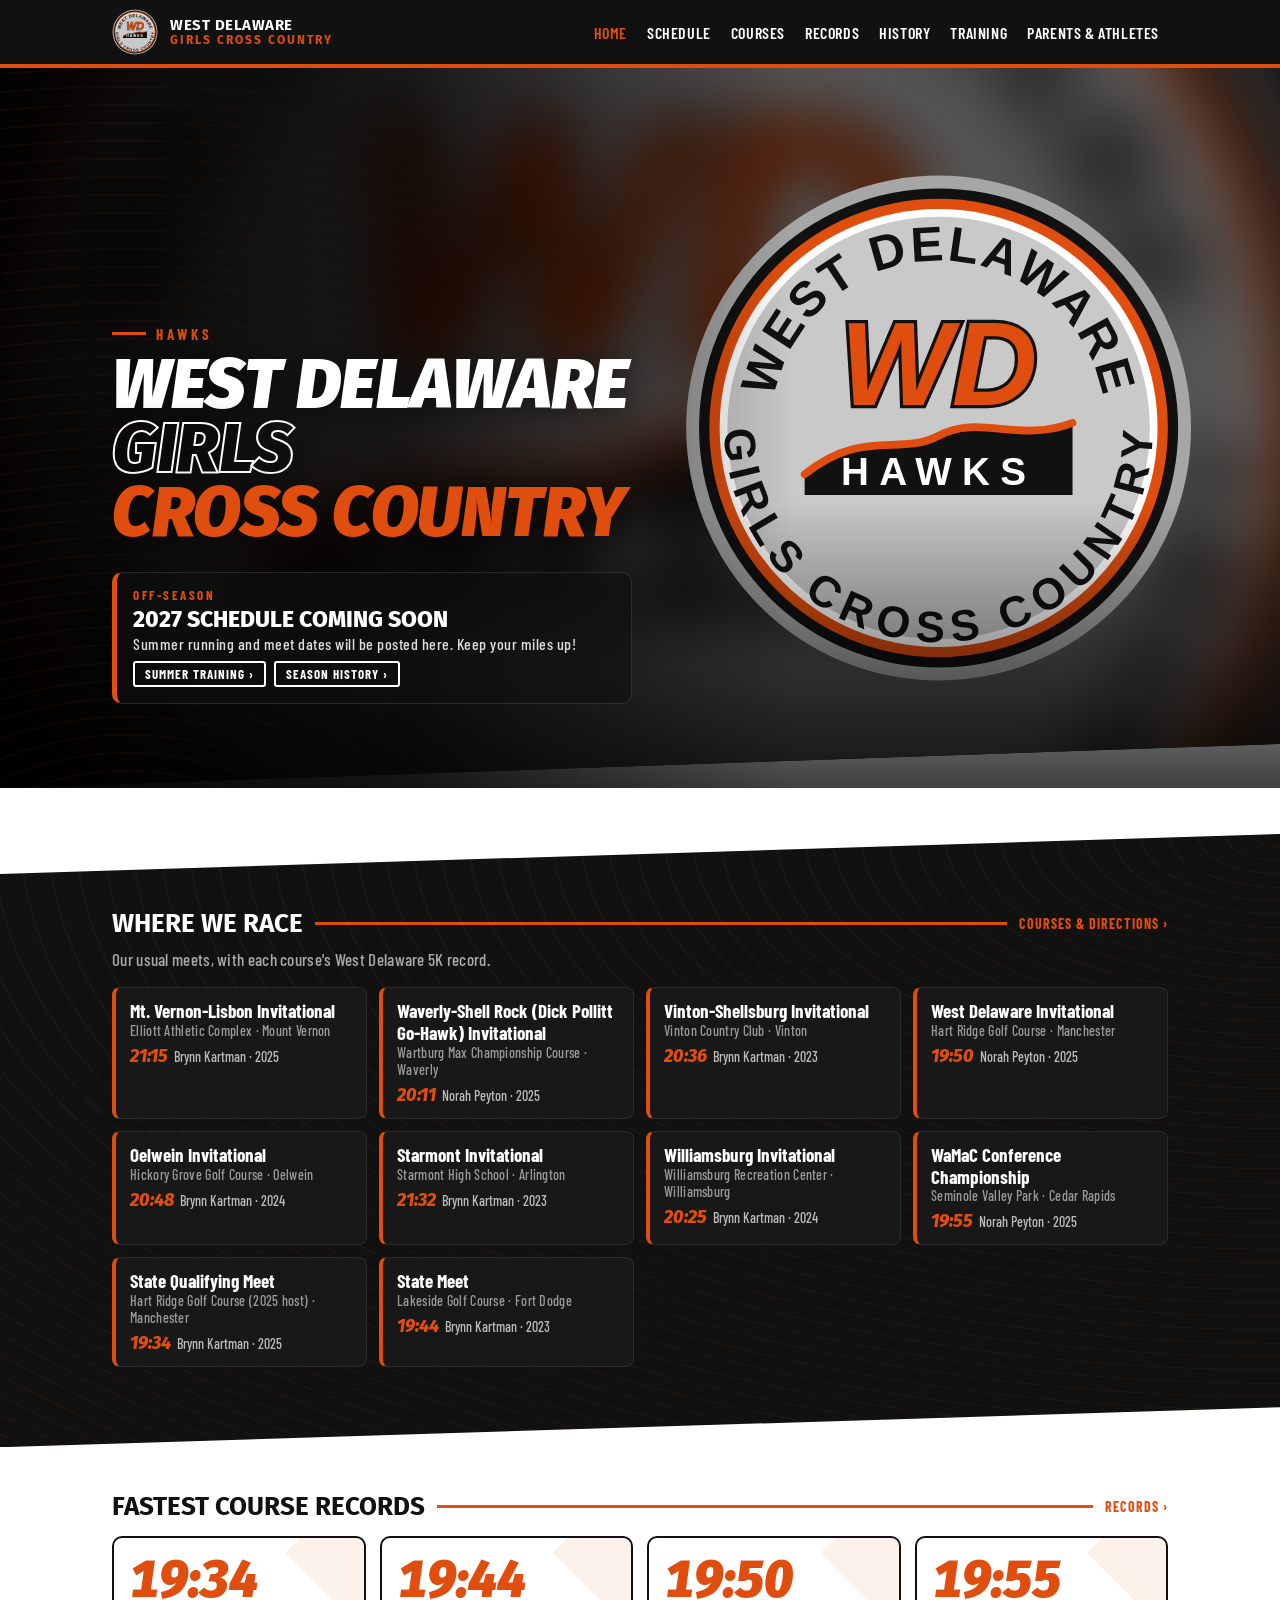
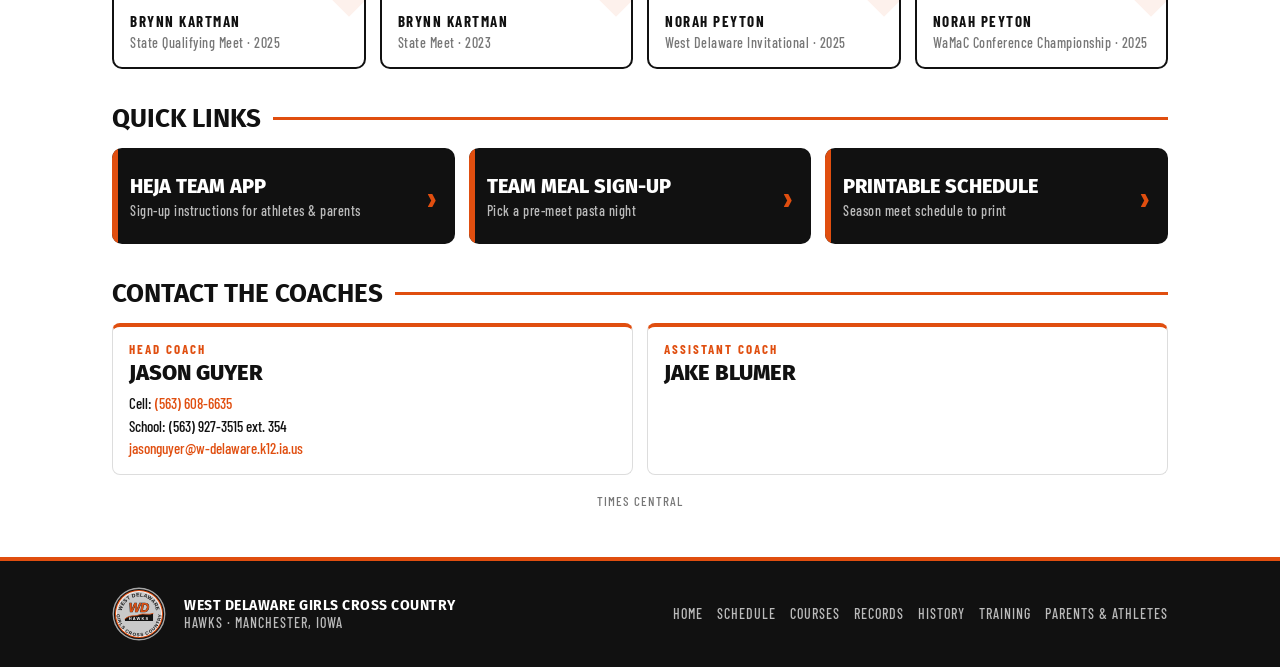
<file: index.html>
<!doctype html>
<html lang="en">
<head>
<meta charset="utf-8">
<meta name="viewport" content="width=device-width,initial-scale=1,viewport-fit=cover">
<title>West Delaware Girls Cross Country</title>
<meta name="description" content="West Delaware Hawks girls cross country — this week's practices and meets, schedule, courses, records, training and info for parents and runners.">
<meta property="og:type" content="website">
<meta property="og:site_name" content="West Delaware Girls Cross Country">
<meta property="og:title" content="West Delaware Girls Cross Country">
<meta property="og:description" content="West Delaware Hawks girls cross country — schedule, courses, records, training and info for parents and runners.">
<meta name="theme-color" content="#111111">
<link rel="icon" href="img/logo.svg" type="image/svg+xml">
<link rel="preconnect" href="https://fonts.googleapis.com"><link rel="preconnect" href="https://fonts.gstatic.com" crossorigin>
<link href="https://fonts.googleapis.com/css2?family=Fira+Sans:ital,wght@0,700;0,800;0,900;1,800;1,900&family=Barlow+Condensed:wght@500;600;700&family=Barlow:wght@400;500;600&display=swap" rel="stylesheet">
<link rel="stylesheet" href="css/site.css">
<style>
/* ================= HERO: full-bleed photo ================= */
.hero{position:relative;background:#000;color:#fff;overflow:hidden;min-height:min(86vh,720px);display:flex;align-items:flex-end;
  clip-path:polygon(0 0,100% 0,100% calc(100% - 44px),0 100%);margin-bottom:-10px}
.slides{position:absolute;inset:0}
.slide{position:absolute;inset:0;opacity:0;transition:opacity 1.4s ease}
.slide.on{opacity:1}
.slide .bg{position:absolute;inset:-40px;background-size:cover;background-position:center;filter:blur(28px) brightness(.42) saturate(1.2);transform:scale(1.1)}
.slide .fg{position:absolute;top:0;right:0;height:100%;width:66%;object-fit:cover;object-position:center;
  -webkit-mask-image:linear-gradient(90deg,transparent 0,#000 22%);mask-image:linear-gradient(90deg,transparent 0,#000 22%)}
.slide.on .fg{animation:kb 7s ease-out both}
@keyframes kb{from{transform:scale(1)}to{transform:scale(1.06)}}
.slide .fg.logo{object-fit:contain;padding:8% 8% 8% 20%}
.slide .cap{position:absolute;right:24px;top:20px;font:600 13px var(--f-cond);letter-spacing:1.5px;text-transform:uppercase;color:rgba(255,255,255,.75);background:rgba(0,0,0,.4);padding:3px 9px;border-radius:3px}
.shade{position:absolute;inset:0;background:
  linear-gradient(90deg,rgba(0,0,0,.92) 0%,rgba(0,0,0,.7) 32%,rgba(0,0,0,0) 62%),
  linear-gradient(0deg,rgba(0,0,0,.75) 0%,rgba(0,0,0,0) 40%);pointer-events:none}
/* topo-style contour lines instead of mat stripes */
.stripes{position:absolute;inset:0;pointer-events:none;opacity:.5;
  background:repeating-radial-gradient(ellipse at 10% 120%,transparent 0 22px,rgba(224,78,15,.12) 22px 24px);
  -webkit-mask-image:linear-gradient(90deg,#000 0,transparent 50%);mask-image:linear-gradient(90deg,#000 0,transparent 50%)}
.hero .wrap{position:relative;z-index:2;width:100%;padding-top:70px;padding-bottom:84px}
.hero .copy{max-width:600px}
.eyebrow{display:inline-flex;align-items:center;gap:10px;font:700 15px var(--f-cond);letter-spacing:4px;text-transform:uppercase;color:var(--o)}
.eyebrow:before{content:"";width:34px;height:3px;background:var(--o)}
.hero h1{margin:10px 0 0;font:italic 900 70px/.92 var(--f-head);text-transform:uppercase;letter-spacing:-.5px;color:#fff;
  text-shadow:0 4px 30px rgba(0,0,0,.6)}
.hero h1 span{display:block;color:transparent;-webkit-text-stroke:2px #fff}
.hero h1 em{display:block;font-style:inherit;color:var(--o)}

/* next meet + countdown */
.next{margin-top:26px;background:rgba(17,17,17,.62);-webkit-backdrop-filter:blur(10px);backdrop-filter:blur(10px);
  border:1px solid rgba(255,255,255,.12);border-left:5px solid var(--o);border-radius:10px;padding:14px 16px 16px;max-width:520px}
.next .lab{display:flex;align-items:center;gap:8px;font:700 13px var(--f-cond);letter-spacing:2.5px;color:var(--o);text-transform:uppercase}
.next .live{display:none;background:var(--o);color:#fff;border-radius:3px;padding:1px 7px;letter-spacing:1.5px;animation:pulse 1.6s ease-in-out infinite}
.next.is-today .live{display:inline-block}
@keyframes pulse{0%,100%{box-shadow:0 0 0 0 rgba(224,78,15,.7)}50%{box-shadow:0 0 0 8px rgba(224,78,15,0)}}
.next h3{margin:4px 0 2px;font:800 23px/1.1 var(--f-head);text-transform:uppercase}
.next p{margin:0;font:500 16px var(--f-cond);color:#ddd;letter-spacing:.5px}
.next p b{color:#fff}
.cd{display:flex;gap:8px;margin:12px 0 4px}
.cd div{min-width:64px;text-align:center;background:#0b0b0b;border:1px solid #2c2c2c;border-radius:6px;padding:6px 4px 4px}
.cd b{display:block;font:800 30px/1 var(--f-head);font-variant-numeric:tabular-nums;color:#fff}
.cd span{font:700 11px var(--f-cond);letter-spacing:1.5px;color:#999;text-transform:uppercase}
.cd div:first-child b{color:var(--o)}
.next .lk a{background:transparent}
.dots{position:absolute;right:24px;bottom:58px;display:flex;gap:7px;z-index:3}
.dots b{width:8px;height:8px;border-radius:50%;background:rgba(255,255,255,.5);cursor:pointer;transition:.3s}
.dots b.on{background:var(--o);width:22px;border-radius:4px}

@media(max-width:860px){
  .hero{min-height:0;clip-path:polygon(0 0,100% 0,100% calc(100% - 26px),0 100%)}
  .slide .fg{width:100%;height:62%;-webkit-mask-image:linear-gradient(0deg,transparent 0,#000 30%);mask-image:linear-gradient(0deg,transparent 0,#000 30%)}
  .slide .fg.logo{padding:10%}
  .slide .cap{right:auto;left:16px;top:12px}
  .shade{background:linear-gradient(0deg,rgba(0,0,0,.95) 0%,rgba(0,0,0,.85) 42%,rgba(0,0,0,.1) 66%,rgba(0,0,0,.15) 100%)}
  .stripes{-webkit-mask-image:linear-gradient(0deg,#000 0,transparent 55%);mask-image:linear-gradient(0deg,#000 0,transparent 55%)}
  .hero .wrap{padding-top:min(58vh,440px);padding-bottom:56px}
  .hero h1{font-size:46px}
  .dots{right:auto;left:0;right:0;justify-content:center;top:calc(min(58vh,440px) - 34px);bottom:auto}
  .cd div{min-width:0;flex:1}
}
@media(max-width:380px){.hero h1{font-size:38px}}

/* ================= THIS WEEK ================= */
.tw{border:2px solid var(--k);border-radius:8px;overflow:hidden;box-shadow:0 10px 30px rgba(0,0,0,.08)}
.tw-h{background:var(--k);color:#fff;display:flex;align-items:center;gap:10px;padding:8px 10px 8px 16px;border-bottom:4px solid var(--o)}
.tw-h .rg{margin-left:auto;font:700 18px var(--f-cond);color:var(--o);letter-spacing:1px}
.tw-h button{background:#2a2a2a;color:#fff;border:0;border-radius:4px;width:34px;height:34px;font:700 18px var(--f-cond);cursor:pointer;transition:.15s}
.tw-h button:hover{background:var(--o)}
.row{display:grid;grid-template-columns:repeat(6,1fr)}
.dy{border-right:1px solid var(--line);padding:8px;min-height:170px;font-size:13px;transition:background .2s}
.dy:last-child{border-right:0}
.dy:hover{background:#fafafa}
.dy .hd{font:700 14px var(--f-cond);letter-spacing:1px;color:#555;margin-bottom:4px}
.dy .hd b{font:700 22px var(--f-cond);color:var(--k);margin-left:4px}
.dy.today{background:var(--tint);box-shadow:inset 0 0 0 2px var(--o)}
.dy.today .hd b{color:var(--o)}
.dy.today .hd:after{content:"TODAY";display:inline-block;margin-left:6px;background:var(--o);color:#fff;font-size:10px;padding:0 4px;border-radius:2px;vertical-align:3px}
.m{background:var(--o);color:#fff;border-radius:4px;padding:5px 6px;margin-top:4px;font:600 14px/1.15 var(--f-cond)}
.m small{display:block;font-weight:500;font-size:13px;opacity:.95}
.m .lk{gap:4px;margin-top:5px}.m .lk a{border-color:#fff;font-size:11px;padding:1px 5px}
.p{background:#ececec;border-left:3px solid var(--g);color:#333;padding:4px 6px;margin-top:4px;font:500 14px/1.2 var(--f-cond)}
.p b{font-weight:700}
.none{color:#999;font:500 14px var(--f-cond);margin-top:4px}
@media(max-width:700px){
  .row{grid-template-columns:1fr}
  .dy{border-right:0;border-bottom:1px solid var(--line);min-height:0;display:flex;gap:12px;padding:10px 12px}
  .dy:last-child{border-bottom:0}
  .dy .hd{min-width:58px;margin:2px 0 0}
  .dy .hd b{display:block;margin:0;font-size:24px;line-height:1}
  .dy.today .hd:after{margin:4px 0 0;display:inline-block}
  .dy>div:last-child{flex:1}
  .m,.p{font-size:15px}
}

/* ================= COMING UP: dark angled band ================= */
.band{position:relative;background:var(--k);color:#fff;margin-top:56px;padding:74px 0 80px;
  clip-path:polygon(0 40px,100% 0,100% calc(100% - 40px),0 100%)}
.band:before{content:"";position:absolute;inset:0;pointer-events:none;
  background:repeating-radial-gradient(ellipse at 100% 0%,transparent 0 26px,rgba(224,78,15,.07) 26px 28px)}
.band .wrap{position:relative}
.band .sec{color:#fff;margin-top:0}
.band .sec a{color:var(--o)}
.band .lede{margin:-4px 0 18px;color:#aaa;font:500 17px var(--f-cond);letter-spacing:.3px}
.mlist{display:grid;grid-template-columns:repeat(2,1fr);gap:14px}
.mc{display:flex;border:1px solid #2b2b2b;border-radius:8px;overflow:hidden;background:#181818;color:#ddd;transition:transform .2s,box-shadow .2s,border-color .2s}
.mc:hover{transform:translateY(-3px);box-shadow:0 12px 26px rgba(0,0,0,.45);border-color:var(--o)}
.mc .dt{background:linear-gradient(180deg,var(--o),#b83d08);color:#fff;min-width:78px;text-align:center;padding:12px 4px;font-family:var(--f-head)}
.mc .dt span{display:block;font-size:13px;letter-spacing:1.5px;opacity:.9}
.mc .dt b{display:block;font-size:28px;line-height:1.05}
.mc .tx{padding:10px 14px;font-size:14px;line-height:1.45}
.mc h4{margin:0 0 2px;font:700 20px var(--f-cond);color:#fff}
.mc .opp{font:700 15px var(--f-cond);color:var(--o)}.mc .opp span{color:#999;font-weight:500}
.mc .where{color:#aaa}
.mc .tag{background:#333}.mc .tag.hm{background:var(--o)}
.mc .lk a{background:transparent}
/* off-season: course cards */
.crs{display:grid;grid-template-columns:repeat(auto-fill,minmax(250px,1fr));gap:12px}
.cr{display:block;text-decoration:none;color:#ddd;background:#181818;border:1px solid #2b2b2b;border-left:4px solid var(--o);border-radius:8px;padding:12px 14px;transition:transform .2s,border-color .2s}
.cr:hover{transform:translateY(-3px);border-color:var(--o)}
.cr h4{margin:0;font:700 19px/1.15 var(--f-cond);color:#fff}
.cr .v{font:500 14px var(--f-cond);color:#999;letter-spacing:.3px}
.cr .rec{margin-top:6px;font:500 14px var(--f-cond);color:#bbb}
.cr .rec b{font:italic 800 18px var(--f-head);color:var(--o);margin-right:6px}
@media(max-width:700px){.mlist{grid-template-columns:1fr}.band{padding:56px 0 62px;clip-path:polygon(0 24px,100% 0,100% calc(100% - 24px),0 100%)}}

/* calendar chip */
.lk a.cal{border-color:#fff;color:#fff}
.lk a.cal:hover{background:#fff;color:var(--k)}
.mc .lk a.cal{border-color:#666;color:#ddd}
.mc .lk a.cal:hover{background:#fff;color:var(--k);border-color:#fff}

/* ================= FASTEST COURSE RECORDS ================= */
.nums{display:grid;grid-template-columns:repeat(4,1fr);gap:14px;margin-top:6px}
.num{position:relative;border:2px solid var(--k);border-radius:10px;padding:16px 16px 14px;overflow:hidden;background:#fff}
.num:after{content:"";position:absolute;right:-30px;top:-30px;width:90px;height:90px;background:var(--o);opacity:.08;transform:rotate(45deg)}
.num b{display:block;font:italic 900 52px/1 var(--f-head);color:var(--o);font-variant-numeric:tabular-nums}
.num span{display:block;margin-top:6px;font:700 15px var(--f-cond);letter-spacing:1.5px;text-transform:uppercase;color:var(--k)}
.num small{font:500 14px var(--f-cond);color:#777;letter-spacing:.5px}
@media(max-width:760px){.nums{grid-template-columns:1fr 1fr}.num b{font-size:40px}}

/* quick links */
.ql{display:grid;grid-template-columns:repeat(auto-fit,minmax(240px,1fr));gap:14px}
.ql a{position:relative;display:flex;flex-direction:column;justify-content:center;gap:4px;min-height:96px;background:var(--k);color:#fff;text-decoration:none;border-radius:10px;padding:16px 56px 16px 18px;overflow:hidden;transition:transform .2s,box-shadow .2s}
.ql a:before{content:"";position:absolute;left:0;top:0;bottom:0;width:6px;background:var(--o)}
.ql a:after{content:"›";position:absolute;right:18px;top:50%;transform:translateY(-50%);font:700 38px var(--f-cond);color:var(--o);transition:transform .2s}
.ql a:hover{transform:translateY(-3px);box-shadow:0 12px 26px rgba(0,0,0,.25)}
.ql a:hover:after{transform:translate(4px,-50%)}
.ql b{font:800 20px var(--f-head);text-transform:uppercase}
.ql span{font:500 14px var(--f-cond);color:#bbb;letter-spacing:.5px}
@media(max-width:560px){.ql{grid-template-columns:1fr}}

/* coaches */
.co{display:grid;grid-template-columns:repeat(auto-fit,minmax(260px,1fr));gap:14px}
.cc{border:1px solid var(--line);border-top:4px solid var(--o);border-radius:8px;padding:14px 16px;font:500 15px/1.5 var(--f-cond)}
.cc .r{font:700 13px var(--f-cond);letter-spacing:2px;text-transform:uppercase;color:var(--o)}
.cc h4{margin:2px 0 6px;font:800 22px var(--f-head);text-transform:uppercase}
.cc a{text-decoration:none}
@media(max-width:760px){.co{grid-template-columns:1fr}}

/* ================= reveal on scroll ================= */
.rv{opacity:0;transform:translateY(22px);transition:opacity .7s ease,transform .7s ease}
.rv.in{opacity:1;transform:none}
@media(prefers-reduced-motion:reduce){.rv{opacity:1;transform:none;transition:none}.slide.on .fg{animation:none}.next .live{animation:none}}
</style>
</head>
<body>
<header class="top" id="top"></header>
<div class="tk" id="tk"></div>

<section class="hero">
  <div class="slides" id="slides"></div>
  <div class="shade"></div><div class="stripes"></div>
  <div class="dots" id="dots"></div>
  <div class="wrap">
    <div class="copy">
      <div class="eyebrow">Hawks</div>
      <h1>West Delaware <span>Girls</span><em>Cross Country</em></h1>
      <div class="next" id="next" hidden></div>
    </div>
  </div>
</section>

<main class="wrap" id="weekWrap">
  <div class="sec rv" style="margin-top:44px">This Week</div>
  <div class="tw rv">
    <div class="tw-h"><button id="prev" aria-label="Previous week">‹</button><span class="rg" id="rg"></span><button id="nxt" aria-label="Next week">›</button></div>
    <div class="row" id="row"></div>
  </div>
</main>

<section class="band">
  <div class="wrap" id="band"></div>
</section>

<main class="wrap">
  <div class="sec rv" style="margin-top:44px">Fastest Course Records <a href="records.html">Records ›</a></div>
  <div class="nums" id="nums"></div>

  <div class="sec rv">Quick Links</div>
  <div class="ql rv" id="ql"></div>

  <div class="sec rv">Contact the Coaches</div>
  <div class="co rv" id="co"></div>
  <p class="note-live">Times Central</p>
</main>
<footer class="foot" id="foot"></footer>

<script src="js/data.js"></script>
<script src="js/site.js"></script>
<script>
/* ---------- Central-time helpers ---------- */
function ctOffsetMin(utcMs){const p=new Intl.DateTimeFormat('en-US',{timeZone:'America/Chicago',hourCycle:'h23',year:'numeric',month:'numeric',day:'numeric',hour:'numeric',minute:'numeric'}).formatToParts(new Date(utcMs));const g=t=>+p.find(x=>x.type===t).value;return (Date.UTC(g('year'),g('month')-1,g('day'),g('hour'),g('minute'))-utcMs)/6e4}
function ctToUtc(y,mo,d,h,mi){const guess=Date.UTC(y,mo,d,h,mi);return guess-ctOffsetMin(guess)*6e4}
function startOf(m){const t=String(m.st).match(/(\d{1,2}):(\d{2})\s*(AM|PM)/i);if(!t)return null;let h=+t[1]%12;if(/pm/i.test(t[3]))h+=12;return {h,mi:+t[2]}}
function meetUtc(m){const s=startOf(m)||{h:0,mi:0};return ctToUtc(m.d.getFullYear(),m.d.getMonth(),m.d.getDate(),s.h,s.mi)}

/* ---------- Add to calendar ---------- */
function calLink(m){
  const s=startOf(m),pad=n=>String(n).padStart(2,'0');
  const ymd=m.d.getFullYear()+pad(m.d.getMonth()+1)+pad(m.d.getDate());
  const title='WD Girls XC: '+m.ev;
  const det=[m.races,m.note].filter(Boolean).join('\n');
  const loc=m.ad||m.venue;
  if(/android/i.test(navigator.userAgent)){
    let dates;if(s){const st=ymd+'T'+pad(s.h)+pad(s.mi)+'00';const e=new Date(2000,0,1,s.h+2,s.mi);dates=st+'/'+ymd+'T'+pad(e.getHours())+pad(e.getMinutes())+'00'}else{const n=new Date(m.d);n.setDate(n.getDate()+1);dates=ymd+'/'+n.getFullYear()+pad(n.getMonth()+1)+pad(n.getDate())}
    return 'https://calendar.google.com/calendar/render?action=TEMPLATE&ctz=America/Chicago&text='+encodeURIComponent(title)+'&dates='+dates+'&location='+encodeURIComponent(loc)+'&details='+encodeURIComponent(det)}
  const e=x=>String(x).replace(/[\\,;]/g,c=>'\\'+c).replace(/\n/g,'\\n');
  const lines=['BEGIN:VCALENDAR','VERSION:2.0','PRODID:-//West Delaware Girls Cross Country//EN','BEGIN:VEVENT','UID:'+ymd+'-'+encodeURIComponent(m.ev).slice(0,40)+'@wdgirlsxc','DTSTAMP:'+new Date().toISOString().replace(/[-:]/g,'').slice(0,15)+'Z'];
  if(s){const end=new Date(2000,0,1,s.h+2,s.mi);lines.push('DTSTART;TZID=America/Chicago:'+ymd+'T'+pad(s.h)+pad(s.mi)+'00','DTEND;TZID=America/Chicago:'+ymd+'T'+pad(end.getHours())+pad(end.getMinutes())+'00')}
  else{const n=new Date(m.d);n.setDate(n.getDate()+1);lines.push('DTSTART;VALUE=DATE:'+ymd,'DTEND;VALUE=DATE:'+n.getFullYear()+pad(n.getMonth()+1)+pad(n.getDate()))}
  lines.push('SUMMARY:'+e(title),'LOCATION:'+e(loc),'DESCRIPTION:'+e(det),'END:VEVENT','END:VCALENDAR');
  return 'data:text/calendar;charset=utf-8,'+encodeURIComponent(lines.join('\r\n'));
}
function links(m){let h=meetLinks(m);const c='<a class="cal" href="'+calLink(m)+'" '+(/android/i.test(navigator.userAgent)?'target="_blank" rel="noopener"':'download="'+esc(m.ev).replace(/[^\w ]/g,'')+'.ics"')+'>+ Calendar</a>';
  return h?h.replace('</div>',c+'</div>'):'<div class="lk">'+c+'</div>'}

/* ---------- This Week / Coming Up / Next meet ---------- */
let weekOffset=0,DATA=null;
function renderWeek(){
  const now=todayCT();
  const base=new Date(now);base.setDate(now.getDate()+(now.getDay()===0?1:1-now.getDay())+weekOffset*7);
  const days=[...Array(6)].map((_,i)=>new Date(base.getFullYear(),base.getMonth(),base.getDate()+i));
  document.getElementById('rg').textContent=(days[0].getMonth()+1)+'/'+days[0].getDate()+' – '+(days[5].getMonth()+1)+'/'+days[5].getDate();
  const tk=dkey(now);
  document.getElementById('row').innerHTML=days.map(d=>{const k=dkey(d);let h='';
    (DATA.byM[k]||[]).forEach(m=>{h+='<div class="m">'+esc(m.ev)+'<small>'+esc(m.st)+' · '+esc(m.loc)+'</small>'+meetLinks(m)+'</div>'});
    if(!DATA.byM[k])(DATA.byP[k]||[]).forEach(p=>h+='<div class="p">Practice '+esc(p.t)+(p.l?' · <b>'+esc(p.l)+'</b>':'')+'</div>');
    if(!h)h='<div class="none">No practice</div>';
    return '<div class="dy'+(k===tk?' today':'')+'"><div class="hd">'+DN[d.getDay()]+'<b>'+(d.getMonth()+1)+'/'+d.getDate()+'</b></div><div>'+h+'</div></div>'}).join('');
}
function inSeason(){
  // show "This Week" from 2 weeks before the first practice/meet until the last one
  const all=DATA.meets.map(m=>m.d).concat(DATA.practices.map(p=>p.d));if(!all.length)return false;
  const t=+todayCT(),a=Math.min(...all)-14*864e5,b=Math.max(...all);return t>=a&&t<=b;
}
function courseCards(){
  return '<div class="crs">'+Object.values(XC.COURSES).map(c=>'<a class="cr rv" href="courses.html"><h4>'+esc(c.name)+'</h4><div class="v">'+esc(c.venue)+' · '+esc(c.town)+'</div>'+
    (c.record?'<div class="rec"><b>'+esc(c.record.time)+'</b>'+esc(c.record.name)+' · '+esc(c.record.year)+'</div>':'')+'</a>').join('')+'</div>'}
async function bootSchedule(){
  DATA=await loadSchedule();
  const today=todayCT();
  const up=DATA.meets.filter(m=>m.d>=today);
  if(inSeason())renderWeek();else document.getElementById('weekWrap').hidden=true;
  const band=document.getElementById('band');
  const rest=up.slice(1,7);
  if(rest.length){
    band.innerHTML='<div class="sec rv">Coming Up <a href="schedule.html">Full schedule ›</a></div><div class="mlist">'+rest.map(m=>meetCard(m).replace(meetLinks(m),links(m)).replace('class="mc"','class="mc rv"')).join('')+'</div>';
  }else{
    band.innerHTML='<div class="sec rv">Where We Race <a href="courses.html">Courses &amp; directions ›</a></div><p class="lede rv">Our usual meets, with each course\'s West Delaware 5K record.</p>'+courseCards();
  }
  const el=document.getElementById('next');el.hidden=false;
  const n=up[0];
  if(!n){
    const past=DATA.meets.length&&DATA.meets[DATA.meets.length-1].d<today;
    el.innerHTML='<div class="lab">'+(past?'Season complete':'Off-season')+'</div><h3>'+esc(XC.SEASON)+' schedule coming soon</h3>'+
      '<p>Summer running and meet dates will be posted here. Keep your miles up!</p><div class="lk"><a class="cal" href="training.html">Summer training ›</a><a class="cal" href="history.html">Season history ›</a></div>';
    return}
  const when=DN[n.d.getDay()].charAt(0)+DN[n.d.getDay()].slice(1).toLowerCase()+' '+(n.d.getMonth()+1)+'/'+n.d.getDate();
  el.innerHTML='<div class="lab">Next meet <span class="live">Today</span></div><h3>'+esc(n.ev)+'</h3>'+
    '<p><b>'+esc(when)+' · '+esc(n.st)+'</b> · '+esc(n.venue||n.loc)+'</p>'+
    '<div class="cd" id="cd"><div><b id="cdD">–</b><span>Days</span></div><div><b id="cdH">–</b><span>Hrs</span></div><div><b id="cdM">–</b><span>Min</span></div><div><b id="cdS">–</b><span>Sec</span></div></div>'+links(n);
  const target=meetUtc(n),isToday=dkey(n.d)===dkey(today);
  if(isToday)el.classList.add('is-today');
  const p2=x=>String(x).padStart(2,'0');
  const tick=()=>{let s=Math.max(0,Math.floor((target-Date.now())/1000));
    document.getElementById('cdD').textContent=Math.floor(s/86400);document.getElementById('cdH').textContent=p2(Math.floor(s%86400/3600));
    document.getElementById('cdM').textContent=p2(Math.floor(s%3600/60));document.getElementById('cdS').textContent=p2(s%60);
    if(s===0&&isToday)document.getElementById('cd').outerHTML='<div class="cd"><div style="flex:1"><b style="color:var(--o)">GO HAWKS!</b><span>Racing now</span></div></div>'};
  tick();setInterval(()=>{if(document.getElementById('cdS'))tick()},1000);
}
document.getElementById('prev').onclick=()=>{if(!DATA)return;weekOffset--;renderWeek()};
document.getElementById('nxt').onclick=()=>{if(!DATA)return;weekOffset++;renderWeek()};

/* ---------- static sections ---------- */
const secs=t=>{const m=String(t).match(/(\d+):(\d+)/);return m?+m[1]*60+ +m[2]:9e9};
document.getElementById('nums').innerHTML=Object.values(XC.COURSES).filter(c=>c.record).sort((a,b)=>secs(a.record.time)-secs(b.record.time)).slice(0,4)
  .map(c=>'<div class="num rv"><b>'+esc(c.record.time)+'</b><span>'+esc(c.record.name)+'</span><small>'+esc(c.name)+' · '+esc(c.record.year)+'</small></div>').join('');
document.getElementById('ql').innerHTML=XC.QUICK.map(q=>'<a href="'+esc(q.url)+'"'+ext(q.url)+'><b>'+esc(q.title)+'</b><span>'+esc(q.sub)+'</span></a>').join('');
document.getElementById('co').innerHTML=XC.COACHES.map(c=>'<div class="cc"><div class="r">'+esc(c.role)+'</div><h4>'+esc(c.name)+'</h4>'+
  (c.cell?'Cell: <a href="tel:'+c.cell.replace(/\D/g,'')+'">'+esc(c.cell)+'</a><br>':'')+(c.school?'School: '+esc(c.school)+'<br>':'')+(c.email?'<a href="mailto:'+esc(c.email)+'">'+esc(c.email)+'</a>':'')+'</div>').join('');

/* ---------- full-bleed slideshow ---------- */
(async function photos(){
  const box=document.getElementById('slides'),dots=document.getElementById('dots');
  const tryLoad=u=>new Promise(r=>{const im=new Image();const t=setTimeout(()=>r(false),12000);im.onload=()=>{clearTimeout(t);r(true)};im.onerror=()=>{clearTimeout(t);r(false)};im.src=u});
  const list=(XC.PHOTOS||[]).slice();
  for(let i=list.length-1;i>0;i--){const j=Math.floor(Math.random()*(i+1));[list[i],list[j]]=[list[j],list[i]]}
  const ss=[],ds=[];let cur=0;
  function show(i){if(!ss.length)return;ss[cur].classList.remove('on');ds[cur]&&ds[cur].classList.remove('on');cur=i;
    const s=ss[cur];s.classList.remove('on');void s.offsetWidth;s.classList.add('on');ds[cur]&&ds[cur].classList.add('on')}
  function add(p,logo){const s=document.createElement('div');s.className='slide';
    s.innerHTML='<div class="bg" style="background-image:url(\''+p.src+'\')"></div><img class="fg'+(logo?' logo':'')+'" alt="'+esc(p.caption||'West Delaware girls cross country')+'" src="'+p.src+'">'+(p.caption&&!logo?'<span class="cap">'+esc(p.caption)+'</span>':'');
    box.appendChild(s);ss.push(s);
    if(!logo){const b=document.createElement('b');b.onclick=()=>show(ss.indexOf(s));dots.appendChild(b);ds.push(b)}
    if(ss.length===1)show(0);dots.style.display=ds.length>1?'':'none'}
  await Promise.all(list.map(async p=>{if(await tryLoad(p.src))add(p)}));
  if(!ss.length){add({src:'img/logo.svg'},true);return}
  setInterval(()=>{if(ss.length>1&&!document.hidden)show((cur+1)%ss.length)},6000);
})();

/* ---------- reveal on scroll ---------- */
const io='IntersectionObserver' in window?new IntersectionObserver(es=>es.forEach(e=>{if(!e.isIntersecting)return;e.target.classList.add('in');io.unobserve(e.target)}),{threshold:.15}):null;
function observe(){document.querySelectorAll('.rv:not(.in)').forEach(el=>io?io.observe(el):el.classList.add('in'))}
bootSchedule().then(observe);
observe();
</script>
</body>
</html>
</file>
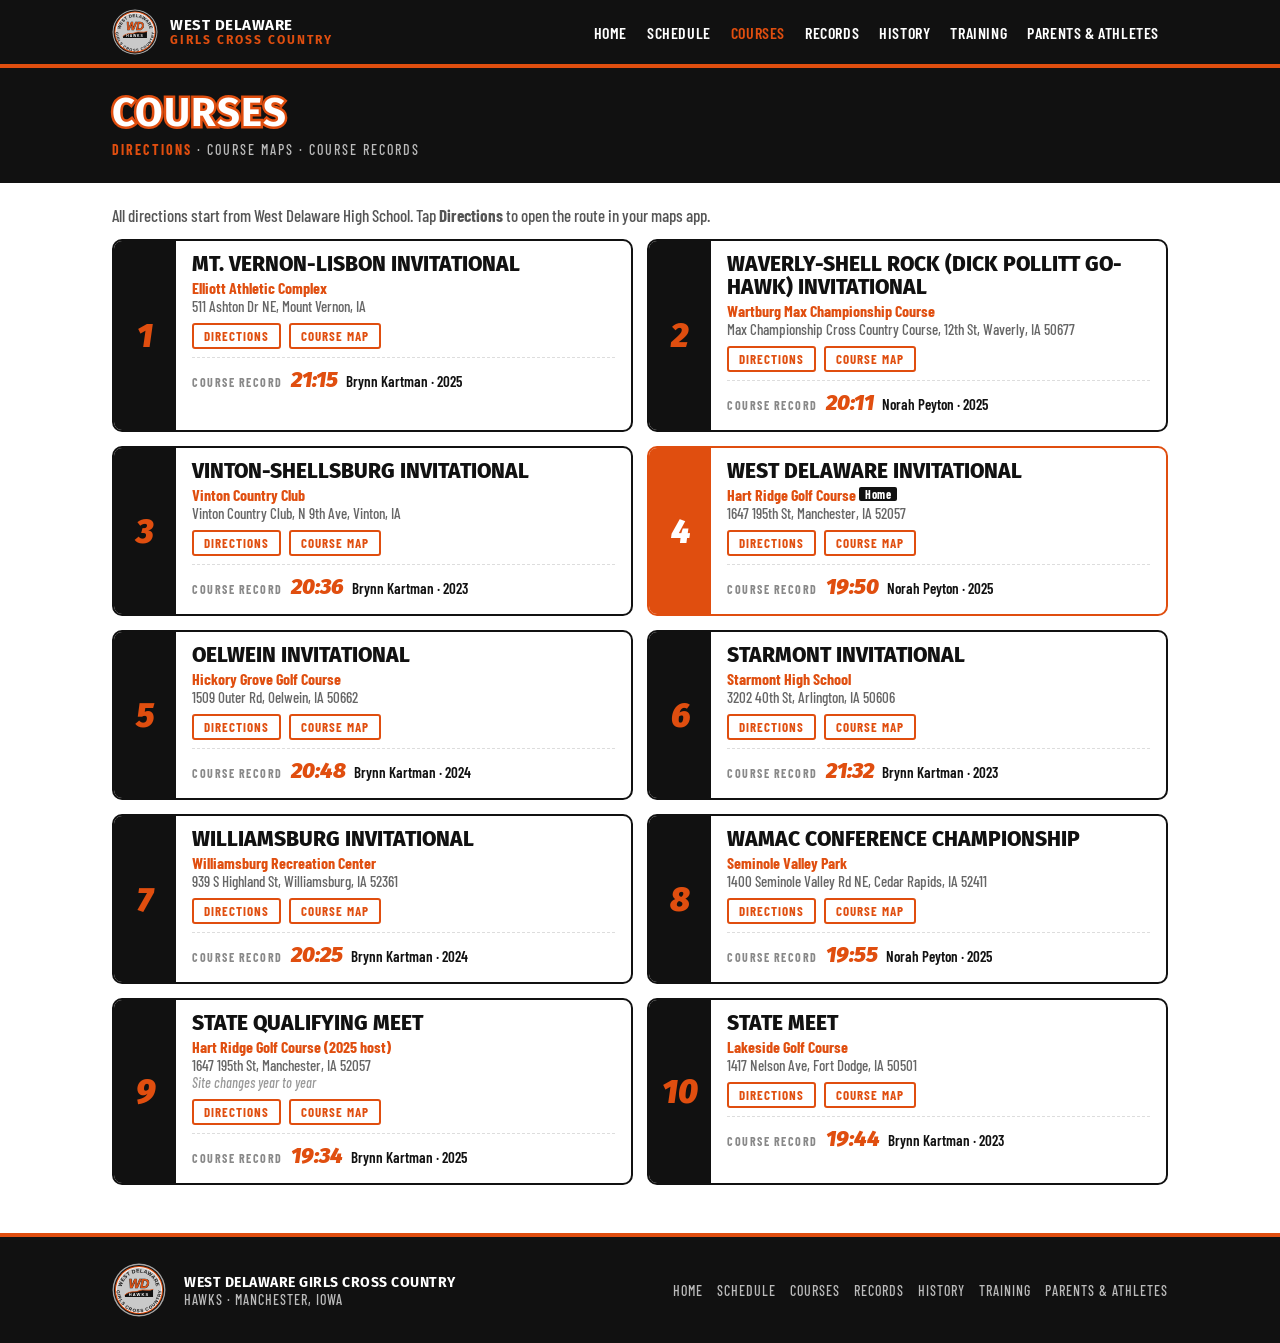
<file: courses.html>
<!doctype html>
<html lang="en">
<head>
<meta charset="utf-8">
<meta name="viewport" content="width=device-width,initial-scale=1">
<title>Courses · West Delaware Girls Cross Country</title>
<meta name="description" content="Meet sites, directions from West Delaware High School, course maps and course records for West Delaware girls cross country.">
<meta name="theme-color" content="#111111">
<link rel="icon" href="img/logo.svg" type="image/svg+xml">
<link rel="preconnect" href="https://fonts.googleapis.com"><link rel="preconnect" href="https://fonts.gstatic.com" crossorigin>
<link href="https://fonts.googleapis.com/css2?family=Fira+Sans:ital,wght@0,700;0,800;1,900&family=Barlow+Condensed:wght@500;600;700&family=Barlow:wght@400;500;600&display=swap" rel="stylesheet">
<link rel="stylesheet" href="css/site.css">
<style>
.intro{font:500 17px var(--f-cond);color:#555;margin:22px 0 6px}
.cl{display:grid;grid-template-columns:repeat(2,1fr);gap:14px;margin-top:14px}
.co{display:flex;border:2px solid var(--k);border-radius:10px;overflow:hidden;background:#fff;scroll-margin-top:90px}
.co .n{background:var(--k);color:var(--o);font:italic 900 34px var(--f-head);min-width:62px;display:flex;align-items:center;justify-content:center}
.co .b{flex:1;padding:12px 16px 14px}
.co h3{margin:0;font:800 21px/1.1 var(--f-head);text-transform:uppercase}
.co .ve{font:700 16px var(--f-cond);color:var(--o);margin-top:2px}
.co .ad{font:500 15px var(--f-cond);color:#666}
.co .nt{font:500 14px var(--f-cond);color:#999;font-style:italic}
.co .rc{display:flex;align-items:baseline;gap:8px;margin-top:8px;padding-top:8px;border-top:1px dashed var(--line);font:600 15px var(--f-cond)}
.co .rc small{font:700 12px var(--f-cond);letter-spacing:1.5px;text-transform:uppercase;color:#888}
.co .rc b{font:italic 900 22px var(--f-head);color:var(--o)}
.co.home{border-color:var(--o)}.co.home .n{background:var(--o);color:#fff}
@media(max-width:760px){.cl{grid-template-columns:1fr}}
</style>
</head>
<body>
<header class="top" id="top"></header>
<div class="tk" id="tk"></div>
<div class="hdr"><div class="wrap"><h1>Courses</h1><p><b>Directions</b> · Course maps · Course records</p></div></div>

<main class="wrap">
<p class="intro">All directions start from West Delaware High School. Tap <b>Directions</b> to open the route in your maps app.</p>
<div class="cl" id="cl"></div>
</main>
<footer class="foot" id="foot"></footer>

<script src="js/data.js"></script>
<script src="js/site.js"></script>
<script>
const C=XC.COURSES;
document.getElementById('cl').innerHTML=Object.keys(C).map((k,i)=>{const c=C[k];
  return '<div class="co'+(c.home?' home':'')+'" id="'+k+'"><div class="n">'+(i+1)+'</div><div class="b"><h3>'+esc(c.name)+'</h3>'+
  '<div class="ve">'+esc(c.venue)+(c.home?' <span class="tag hm" style="vertical-align:2px">Home</span>':'')+'</div><div class="ad">'+esc(c.address)+'</div>'+(c.note?'<div class="nt">'+esc(c.note)+'</div>':'')+
  '<div class="lk"><a href="'+dirUrl(c.address)+'" target="_blank" rel="noopener">Directions</a>'+(c.map?'<a href="'+esc(c.map)+'" target="_blank" rel="noopener">Course Map</a>':'')+'</div>'+
  (c.record?'<div class="rc"><small>Course record</small><b>'+esc(c.record.time)+'</b>'+esc(c.record.name)+' · '+esc(c.record.year)+'</div>':'')+'</div></div>'}).join('');
if(location.hash){const t=document.querySelector(location.hash);if(t)t.scrollIntoView()}
</script>
</body>
</html>
</file>
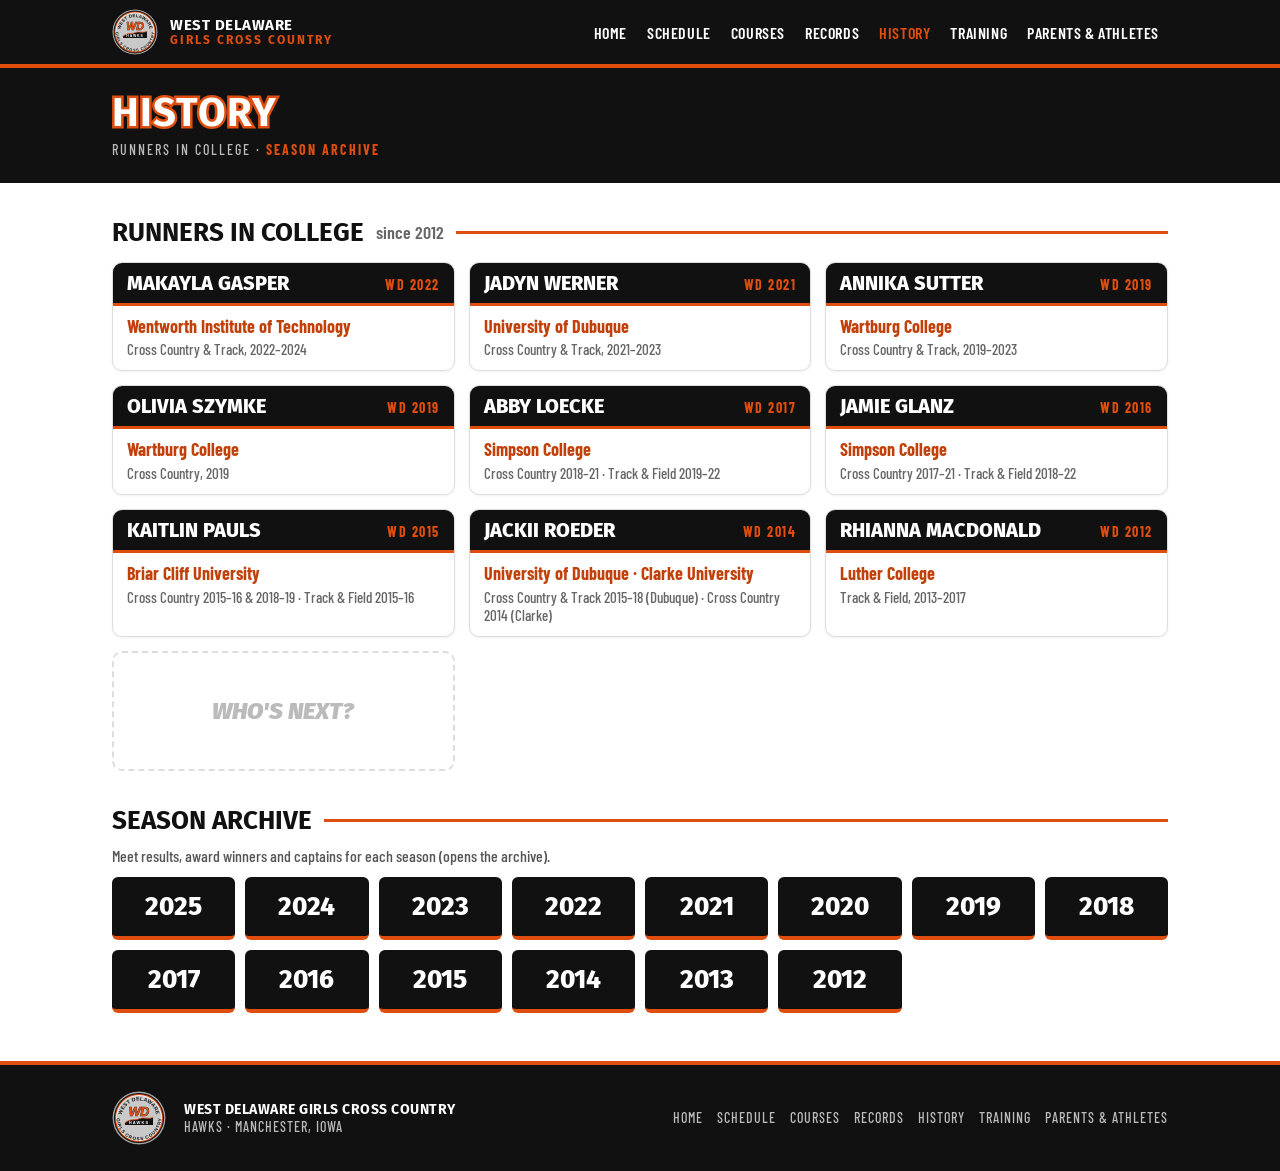
<file: history.html>
<!doctype html>
<html lang="en">
<head>
<meta charset="utf-8">
<meta name="viewport" content="width=device-width,initial-scale=1">
<title>History · West Delaware Girls Cross Country</title>
<meta name="description" content="West Delaware girls cross country alumni running in college and past season archives.">
<meta name="theme-color" content="#111111">
<link rel="icon" href="img/logo.svg" type="image/svg+xml">
<link rel="preconnect" href="https://fonts.googleapis.com"><link rel="preconnect" href="https://fonts.gstatic.com" crossorigin>
<link href="https://fonts.googleapis.com/css2?family=Fira+Sans:ital,wght@0,700;0,800;1,900&family=Barlow+Condensed:wght@500;600;700&family=Barlow:wght@400;500;600&display=swap" rel="stylesheet">
<link rel="stylesheet" href="css/site.css">
<style>
.al{display:grid;grid-template-columns:repeat(auto-fill,minmax(260px,1fr));gap:14px;margin-top:6px}
.ac{position:relative;border:1px solid var(--line);border-radius:10px;overflow:hidden;background:#fff;box-shadow:0 1px 3px rgba(0,0,0,.06)}
.ac .yr{background:var(--k);color:#fff;border-bottom:3px solid var(--o);padding:8px 14px;display:flex;align-items:baseline;justify-content:space-between}
.ac .yr b{font:800 20px var(--f-head);text-transform:uppercase}
.ac .yr span{font:700 14px var(--f-cond);letter-spacing:1.5px;color:var(--o)}
.ac .cg{padding:10px 14px 2px;font:700 18px/1.15 var(--f-cond);color:var(--o-dk)}
.ac .sp{padding:2px 14px 12px;font:500 15px var(--f-cond);color:#666}
.ac.next{border:2px dashed var(--line);box-shadow:none;display:flex;align-items:center;justify-content:center;min-height:120px;font:italic 900 24px var(--f-head);color:#bbb;text-transform:uppercase}
.sa{display:grid;grid-template-columns:repeat(auto-fill,minmax(110px,1fr));gap:10px}
.sa a{display:block;text-align:center;text-decoration:none;background:var(--k);color:#fff;border-bottom:4px solid var(--o);border-radius:6px;padding:14px 4px;font:800 26px var(--f-head);transition:transform .15s}
.sa a:hover{transform:translateY(-3px);background:var(--o);border-color:var(--k)}
</style>
</head>
<body>
<header class="top" id="top"></header>
<div class="tk" id="tk"></div>
<div class="hdr"><div class="wrap"><h1>History</h1><p>Runners in College · <b>Season Archive</b></p></div></div>

<main class="wrap">
<div class="sec">Runners in College <small>since 2012</small></div>
<div class="al" id="al"></div>
<div class="sec">Season Archive</div>
<p style="font:500 16px var(--f-cond);color:#555;margin:-4px 0 12px">Meet results, award winners and captains for each season (opens the archive).</p>
<div class="sa" id="sa"></div>
</main>
<footer class="foot" id="foot"></footer>

<script src="js/data.js"></script>
<script src="js/site.js"></script>
<script>
document.getElementById('al').innerHTML=XC.ALUMNI.map(a=>'<div class="ac"><div class="yr"><b>'+esc(a.name)+'</b><span>WD '+esc(a.cls)+'</span></div><div class="cg">'+esc(a.college)+'</div><div class="sp">'+esc(a.sport)+'</div></div>').join('')+'<div class="ac next">Who\'s next?</div>';
document.getElementById('sa').innerHTML=XC.SEASONS.map(([y,u])=>'<a href="'+esc(u)+'" target="_blank" rel="noopener">'+y+'</a>').join('');
</script>
</body>
</html>
</file>
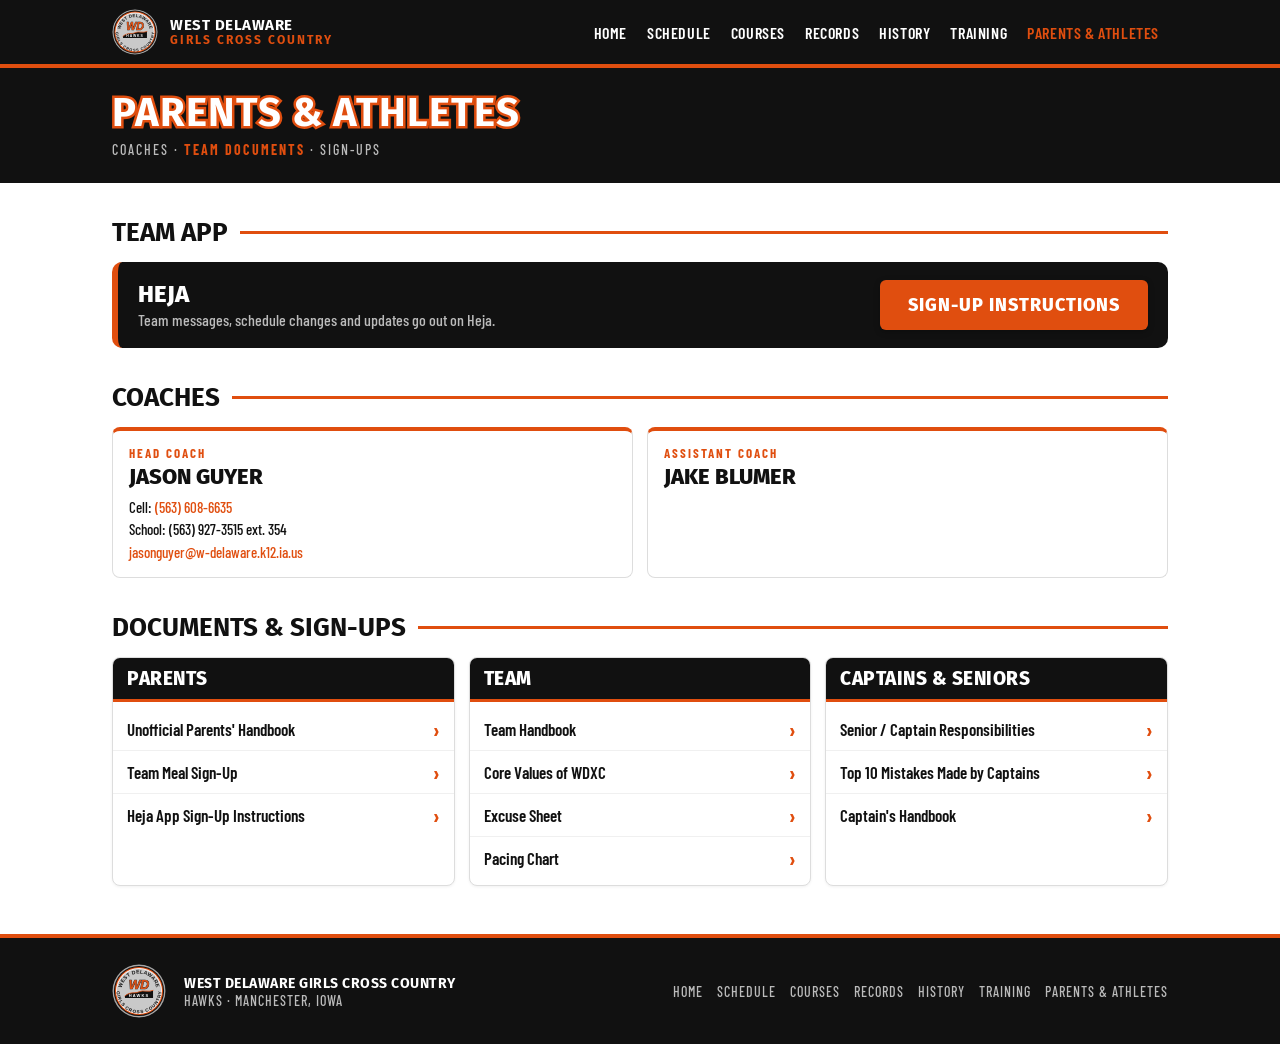
<file: parents.html>
<!doctype html>
<html lang="en">
<head>
<meta charset="utf-8">
<meta name="viewport" content="width=device-width,initial-scale=1">
<title>Parents &amp; Athletes · West Delaware Girls Cross Country</title>
<meta name="description" content="Coach contacts, team handbook, parent handbook, sign-ups and documents for West Delaware girls cross country families.">
<meta name="theme-color" content="#111111">
<link rel="icon" href="img/logo.svg" type="image/svg+xml">
<link rel="preconnect" href="https://fonts.googleapis.com"><link rel="preconnect" href="https://fonts.gstatic.com" crossorigin>
<link href="https://fonts.googleapis.com/css2?family=Fira+Sans:ital,wght@0,700;0,800;1,900&family=Barlow+Condensed:wght@500;600;700&family=Barlow:wght@400;500;600&display=swap" rel="stylesheet">
<link rel="stylesheet" href="css/site.css">
<style>
.grp{display:grid;grid-template-columns:repeat(auto-fill,minmax(300px,1fr));gap:14px}
.gb{border:1px solid var(--line);border-radius:8px;overflow:hidden;background:#fff;box-shadow:0 1px 3px rgba(0,0,0,.06)}
.gb h3{margin:0;background:var(--k);color:#fff;border-bottom:3px solid var(--o);font:800 19px var(--f-head);text-transform:uppercase;letter-spacing:.5px;padding:9px 14px;display:flex;align-items:center;gap:10px}
.gb h3 svg{flex:none;color:var(--o)}
.gb ul{list-style:none;margin:0;padding:6px 0}
.gb li a{display:flex;align-items:center;justify-content:space-between;gap:10px;padding:8px 14px;color:var(--ink);text-decoration:none;font:600 17px/1.2 var(--f-cond);border-bottom:1px solid #f0f0f0}
.gb li:last-child a{border-bottom:0}
.gb li a:after{content:"›";color:var(--o);font:700 22px var(--f-cond)}
.gb li a:hover{background:var(--tint);color:var(--o-dk)}
.co{display:grid;grid-template-columns:repeat(auto-fit,minmax(260px,1fr));gap:14px}
.cc{border:1px solid var(--line);border-top:4px solid var(--o);border-radius:8px;padding:14px 16px;font:500 15px/1.5 var(--f-cond)}
.cc .r{font:700 13px var(--f-cond);letter-spacing:2px;text-transform:uppercase;color:var(--o)}
.cc h4{margin:2px 0 6px;font:800 22px var(--f-head);text-transform:uppercase}
.cc a{text-decoration:none}
@media(max-width:760px){.co{grid-template-columns:1fr}}
.heja{display:flex;align-items:center;gap:18px;flex-wrap:wrap;background:var(--k);color:#fff;border-radius:10px;padding:18px 20px;border-left:6px solid var(--o)}
.heja h3{margin:0;font:800 24px var(--f-head);text-transform:uppercase}
.heja p{margin:2px 0 0;font:500 16px var(--f-cond);color:#bbb}
.heja .btn{margin-left:auto}
</style>
</head>
<body>
<header class="top" id="top"></header>
<div class="tk" id="tk"></div>
<div class="hdr"><div class="wrap"><h1>Parents &amp; Athletes</h1><p>Coaches · <b>Team Documents</b> · Sign-ups</p></div></div>

<main class="wrap">
<div class="sec">Team App</div>
<div class="heja"><div><h3>Heja</h3><p>Team messages, schedule changes and updates go out on Heja.</p></div><a class="btn" id="heja" href="#" target="_blank" rel="noopener">Sign-Up Instructions</a></div>
<div class="sec">Coaches</div>
<div class="co" id="co"></div>
<div class="sec">Documents &amp; Sign-Ups</div>
<div class="grp" id="grp"></div>
</main>
<footer class="foot" id="foot"></footer>

<script src="js/data.js"></script>
<script src="js/site.js"></script>
<script>
function groups(list,icons){return list.map(g=>'<div class="gb"><h3>'+(icons&&ICON[g.icon]||'')+esc(g.group)+'</h3><ul>'+g.items.map(([t,u])=>'<li><a href="'+esc(u)+'"'+ext(u)+'>'+esc(t)+'</a></li>').join('')+'</ul></div>').join('')}
const hj=XC.QUICK.find(q=>/heja/i.test(q.title));if(hj)document.getElementById('heja').href=hj.url;
document.getElementById('co').innerHTML=XC.COACHES.map(c=>'<div class="cc"><div class="r">'+esc(c.role)+'</div><h4>'+esc(c.name)+'</h4>'+
  (c.cell?'Cell: <a href="tel:'+c.cell.replace(/\D/g,'')+'">'+esc(c.cell)+'</a><br>':'')+(c.school?'School: '+esc(c.school)+'<br>':'')+(c.email?'<a href="mailto:'+esc(c.email)+'">'+esc(c.email)+'</a>':'')+'</div>').join('');
document.getElementById('grp').innerHTML=groups(XC.DOCS);
</script>
</body>
</html>
</file>
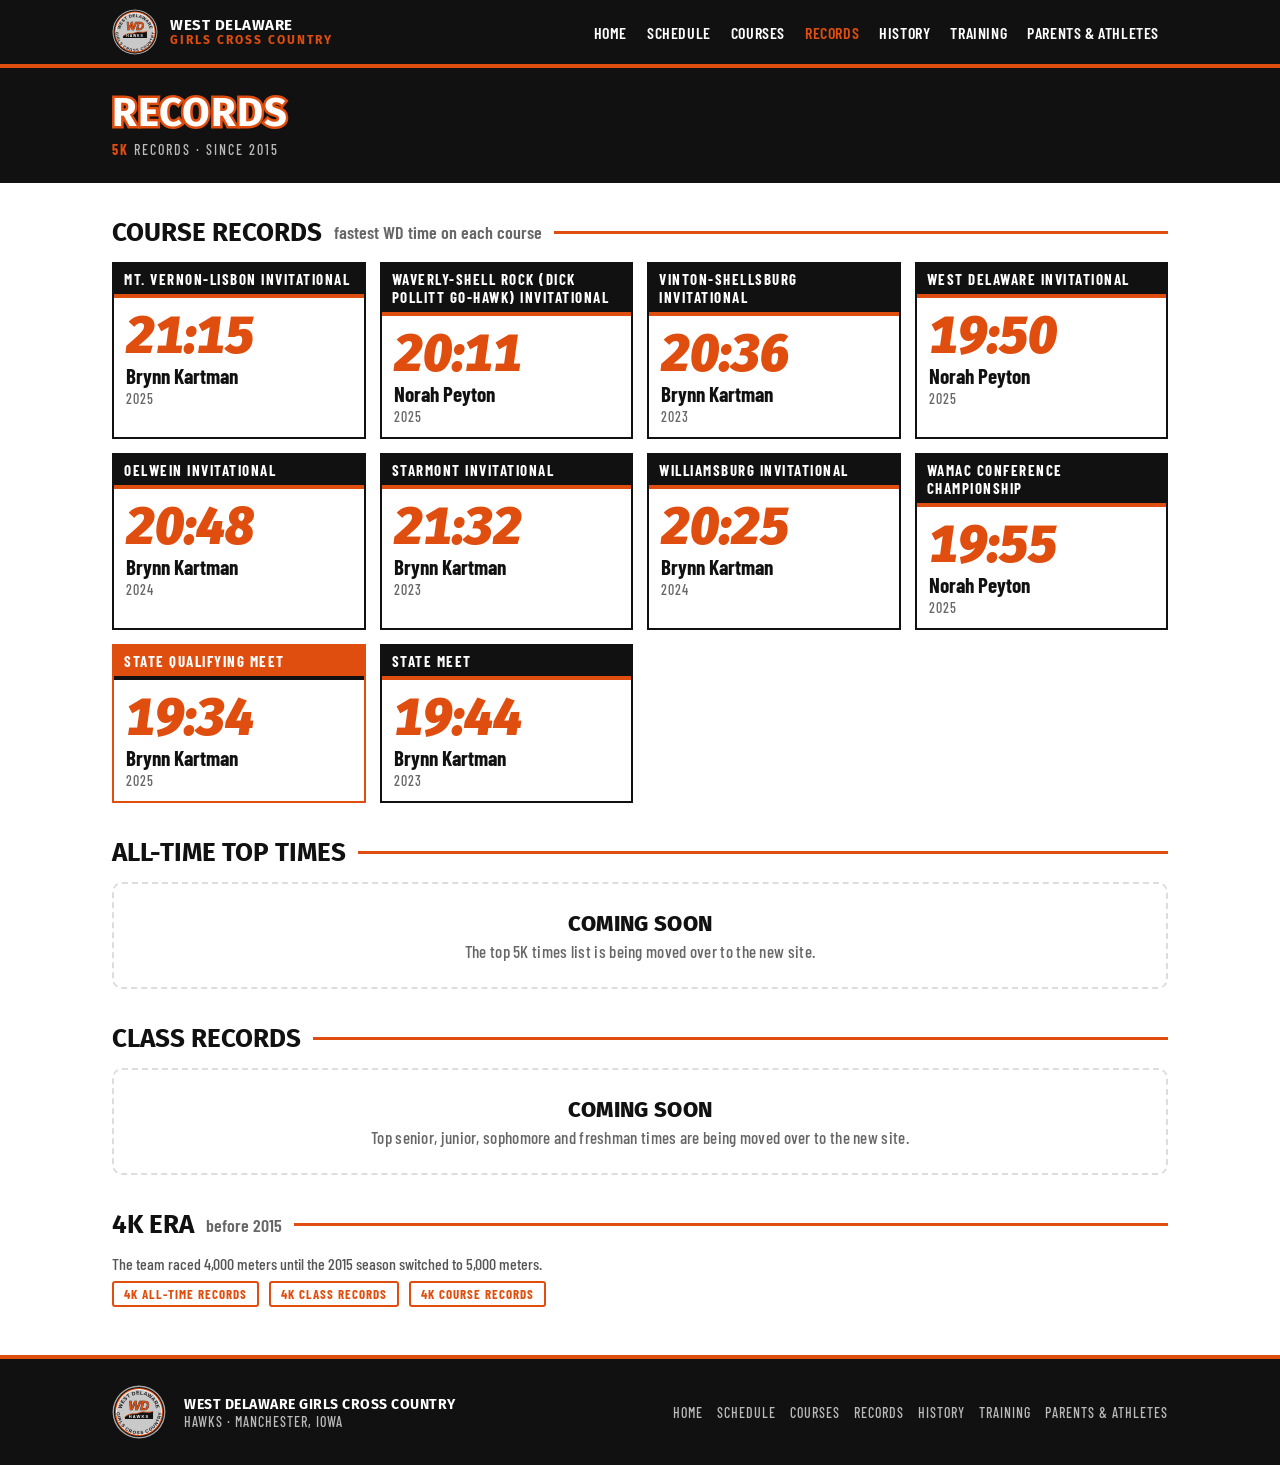
<file: records.html>
<!doctype html>
<html lang="en">
<head>
<meta charset="utf-8">
<meta name="viewport" content="width=device-width,initial-scale=1">
<title>Records · West Delaware Girls Cross Country</title>
<meta name="description" content="West Delaware girls cross country 5K course records, all-time top times and class records.">
<meta name="theme-color" content="#111111">
<link rel="icon" href="img/logo.svg" type="image/svg+xml">
<link rel="preconnect" href="https://fonts.googleapis.com"><link rel="preconnect" href="https://fonts.gstatic.com" crossorigin>
<link href="https://fonts.googleapis.com/css2?family=Fira+Sans:ital,wght@0,700;0,800;1,900&family=Barlow+Condensed:wght@500;600;700&family=Barlow:wght@400;500;600&display=swap" rel="stylesheet">
<link rel="stylesheet" href="css/site.css">
<style>
.cards{display:grid;grid-template-columns:repeat(auto-fill,minmax(240px,1fr));gap:14px}
.cd{border:2px solid var(--k);display:flex;flex-direction:column;background:#fff}
.cd .c{background:var(--k);color:#fff;font:700 15px var(--f-cond);letter-spacing:1.5px;text-transform:uppercase;padding:6px 10px;border-bottom:4px solid var(--o)}
.cd .v{font:italic 900 52px/1 var(--f-head);color:var(--o);padding:12px 12px 2px;font-variant-numeric:tabular-nums}
.cd .nm{font:700 21px/1.15 var(--f-cond);padding:0 12px}
.cd .ss{font:500 14px var(--f-cond);color:#666;letter-spacing:1px;padding:2px 12px 12px;text-transform:uppercase}
@media(max-width:640px){.cards{grid-template-columns:1fr 1fr;gap:10px}.cd .v{font-size:38px}.cd .nm{font-size:17px}.cd .c{font-size:13px;letter-spacing:1px}}
@media(max-width:380px){.cards{grid-template-columns:1fr}}
.cd.top{border-color:var(--o)}.cd.top .c{background:var(--o);border-bottom-color:var(--k)}
.tt{width:100%;border-collapse:collapse;font:500 17px var(--f-cond)}
.tt th{background:var(--k);color:#fff;text-align:left;font:700 14px var(--f-cond);letter-spacing:1.5px;text-transform:uppercase;padding:7px 10px;border-bottom:3px solid var(--o)}
.tt td{padding:7px 10px;border-bottom:1px solid #eee}
.tt td:first-child{width:46px;color:#999;font-weight:700}
.tt td.t{font:italic 900 19px var(--f-head);color:var(--o);width:90px}
.tt tr:nth-child(even) td{background:#fafafa}
.clg{display:grid;grid-template-columns:repeat(2,1fr);gap:14px}
.clg h3{margin:0 0 6px;font:800 19px var(--f-head);text-transform:uppercase}
@media(max-width:700px){.clg{grid-template-columns:1fr}}
.old{display:flex;gap:10px;flex-wrap:wrap;margin-top:8px}
</style>
</head>
<body>
<header class="top" id="top"></header>
<div class="tk" id="tk"></div>
<div class="hdr"><div class="wrap"><h1>Records</h1><p><b>5K</b> Records · since 2015</p></div></div>

<main class="wrap">
<div class="sec">Course Records <small>fastest WD time on each course</small></div>
<div class="cards" id="cr"></div>
<div class="sec">All-Time Top Times</div>
<div id="tt"></div>
<div class="sec">Class Records</div>
<div id="cls"></div>
<div class="sec">4K Era <small>before 2015</small></div>
<p style="font:500 16px var(--f-cond);color:#555;margin:0">The team raced 4,000 meters until the 2015 season switched to 5,000 meters.</p>
<div class="old lk" id="old"></div>
</main>
<footer class="foot" id="foot"></footer>

<script src="js/data.js"></script>
<script src="js/site.js"></script>
<script>
const secs=t=>{const m=String(t).match(/(\d+):(\d+)/);return m?+m[1]*60+ +m[2]:9e9};
const recs=Object.values(XC.COURSES).filter(c=>c.record);const best=Math.min(...recs.map(c=>secs(c.record.time)));
document.getElementById('cr').innerHTML=recs.map(c=>'<div class="cd'+(secs(c.record.time)===best?' top':'')+'"><div class="c">'+esc(c.name)+'</div><div class="v">'+esc(c.record.time)+'</div><div class="nm">'+esc(c.record.name)+'</div><div class="ss">'+esc(c.record.year)+'</div></div>').join('');
const table=rows=>'<table class="tt"><tr><th>#</th><th>Time</th><th>Runner</th><th>Year</th></tr>'+rows.slice().sort((a,b)=>secs(a.time)-secs(b.time)).map((r,i)=>'<tr><td>'+(i+1)+'</td><td class="t">'+esc(r.time)+'</td><td>'+esc(r.name)+'</td><td>'+esc(r.year)+'</td></tr>').join('')+'</table>';
const empty=t=>'<div class="empty"><b>Coming soon</b>'+t+'</div>';
document.getElementById('tt').innerHTML=XC.TOP_TIMES.length?table(XC.TOP_TIMES):empty('The top 5K times list is being moved over to the new site.');
const CR=XC.CLASS_RECORDS,has=Object.values(CR).some(a=>a.length);
document.getElementById('cls').innerHTML=has?'<div class="clg">'+Object.keys(CR).map(k=>'<div><h3>'+esc(k)+'</h3>'+(CR[k].length?table(CR[k]):'<div class="msg">None posted</div>')+'</div>').join('')+'</div>':empty('Top senior, junior, sophomore and freshman times are being moved over to the new site.');
document.getElementById('old').innerHTML=XC.OLD_4K.map(([t,u])=>'<a href="'+esc(u)+'" target="_blank" rel="noopener">'+esc(t)+'</a>').join('');
</script>
</body>
</html>
</file>
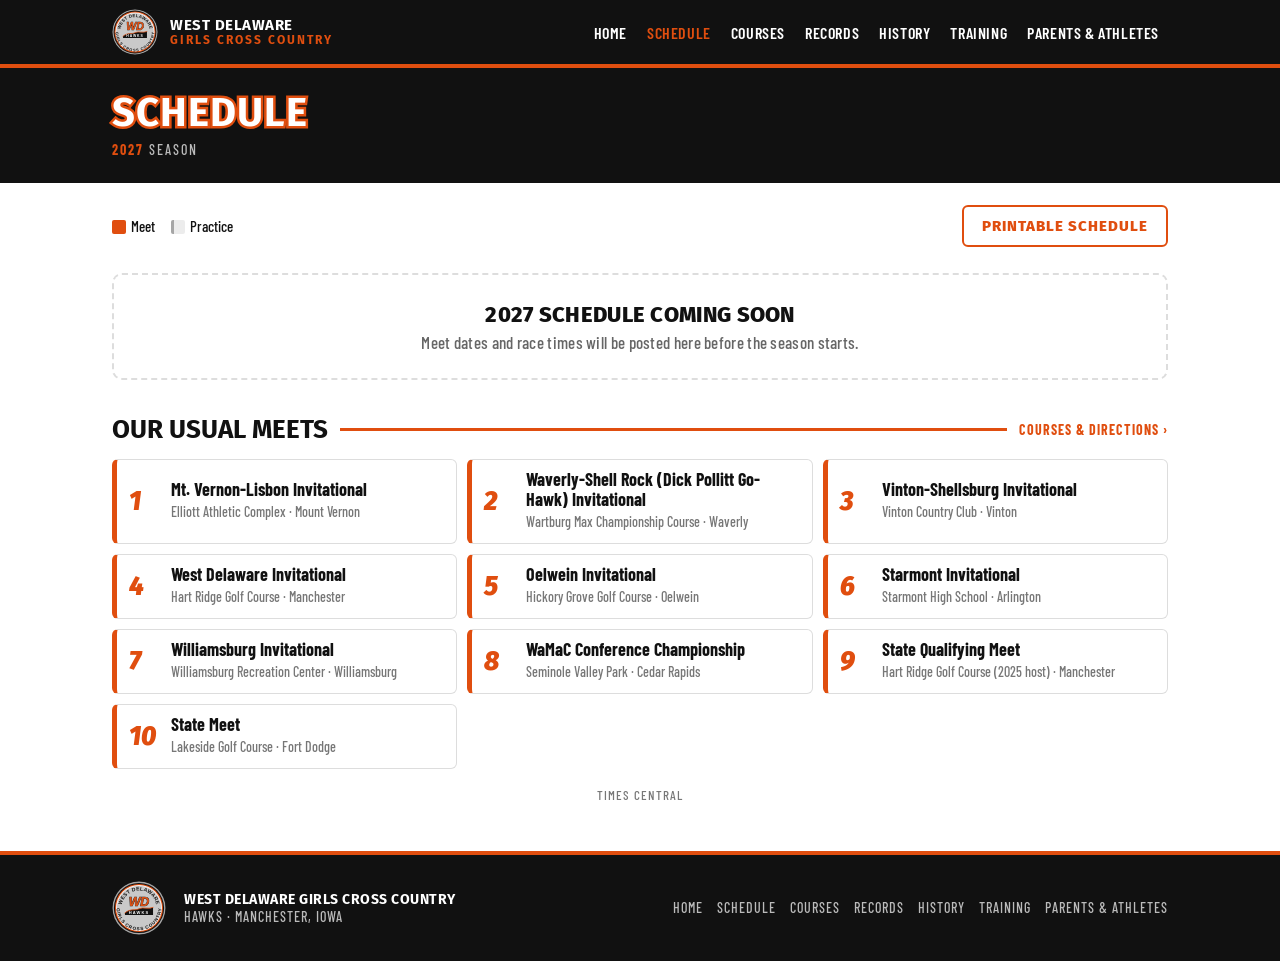
<file: schedule.html>
<!doctype html>
<html lang="en">
<head>
<meta charset="utf-8">
<meta name="viewport" content="width=device-width,initial-scale=1">
<title>Schedule · West Delaware Girls Cross Country</title>
<meta name="description" content="Practice and meet schedule for West Delaware girls cross country.">
<meta name="theme-color" content="#111111">
<link rel="icon" href="img/logo.svg" type="image/svg+xml">
<link rel="preconnect" href="https://fonts.googleapis.com"><link rel="preconnect" href="https://fonts.gstatic.com" crossorigin>
<link href="https://fonts.googleapis.com/css2?family=Bebas+Neue&family=Fira+Sans:wght@700;800&family=Barlow+Condensed:wght@500;600;700&family=Barlow:wght@400;500;600&display=swap" rel="stylesheet">
<link rel="stylesheet" href="css/site.css">
<style>
.bar{display:flex;align-items:center;gap:16px;flex-wrap:wrap;margin:22px 0 4px}
.legend{display:flex;gap:16px;font:500 15px var(--f-cond);flex-wrap:wrap}
.legend i{display:inline-block;width:14px;height:14px;vertical-align:-2px;margin-right:5px;border-radius:2px}
.bar .btn{margin-left:auto;font-size:15px;padding:10px 18px}
.views{display:none;gap:0;margin:16px 0 0}
.views button{flex:1;font:700 15px var(--f-cond);letter-spacing:1px;text-transform:uppercase;border:2px solid var(--k);background:#fff;padding:9px;cursor:pointer}
.views button.on{background:var(--o);border-color:var(--o);color:#fff}

.cal{display:flex;flex-direction:column;gap:26px;margin-top:16px}
.mo .grid{border:2px solid var(--k)}
.mh{background:var(--k);color:#fff;display:flex;align-items:center;gap:16px;padding:12px 20px}
.mh img{width:66px;height:66px;border-radius:50%;flex:none}
.mh .t1{font:700 21px var(--f-cond);letter-spacing:1.5px;text-transform:uppercase;line-height:1}
.mh h3{margin:2px 0 0;font:400 40px/1 'Bebas Neue',var(--f-head);letter-spacing:1.5px;color:var(--o)}
.mh .t2{font:600 12px var(--f-cond);letter-spacing:1.5px;text-transform:uppercase;color:#bbb;margin-top:3px}
.mh .hk{margin-left:auto;text-align:right;font:400 46px/1 'Bebas Neue',var(--f-head);letter-spacing:3px;color:#5a2408}
.mh .hk small{display:block;font:700 14px var(--f-cond);letter-spacing:1.5px;color:var(--o);margin-top:4px}
.stripe{display:flex;height:6px;margin:6px 8px 6px}
.stripe i{flex:3;background:var(--o)}.stripe b{flex:2;background:var(--k)}
.grid{display:grid;grid-template-columns:repeat(7,1fr)}
.dow{background:var(--k);color:#fff;font:700 13px var(--f-cond);text-align:center;padding:3px 0;letter-spacing:1px}
.d{min-height:96px;border-right:1px solid var(--line);border-bottom:1px solid var(--line);padding:3px 4px;font-size:12px}
.d:nth-child(7n){border-right:0}.d.x{background:var(--lg)}
.d .n{font:700 14px var(--f-cond);color:#555}
.d.today{background:var(--tint)}
.d.today .n{background:var(--o);color:#fff;border-radius:50%;padding:0 5px}
.m{background:var(--o);color:#fff;border-radius:3px;padding:3px 4px;margin-top:2px;font:600 12px/1.1 var(--f-cond);cursor:pointer}
.m:hover{filter:brightness(1.08)}
.m small{display:block;font-weight:500;opacity:.9;font-size:11px}
.p{background:#ececec;border-left:3px solid var(--g);color:#333;padding:1px 3px;margin-top:2px;font:500 11px var(--f-cond)}

.list{display:none;margin-top:14px}
.mc{display:flex;border:1px solid var(--line);border-left:6px solid var(--o);border-radius:4px;overflow:hidden;margin-bottom:10px}
.mc .dt{background:var(--k);color:#fff;min-width:74px;text-align:center;padding:10px 4px;font-family:var(--f-head)}
.mc .dt span{display:block;font-size:14px;color:var(--o);letter-spacing:1px}
.mc .dt b{display:block;font-size:26px;line-height:1.1}
.mc .tx{padding:9px 12px;font-size:14px;line-height:1.4}
.mc h4{margin:0 0 2px;font:700 19px var(--f-cond)}
.mc .opp{font:700 15px var(--f-cond);color:var(--o)}.mc .opp span{color:#666;font-weight:500}
.mc .where{color:#555}
.mc.past{opacity:.6}
.wk{border:1px solid var(--line);border-radius:4px;margin-bottom:12px;overflow:hidden}
.wk h4{margin:0;background:var(--k);color:#fff;font:700 16px var(--f-cond);letter-spacing:1px;padding:6px 12px;text-transform:uppercase}
.wd{display:flex;gap:12px;padding:8px 12px;border-top:1px solid var(--line)}
.wd .hd{min-width:58px;font:700 13px var(--f-cond);color:#555;letter-spacing:1px}
.wd .hd b{display:block;font-size:22px;color:var(--k);line-height:1}
.wd.today{background:var(--tint)}.wd.today .hd b{color:var(--o)}
.wd>div:last-child{flex:1}
.wd .m,.wd .p{font-size:14px;cursor:default;padding:4px 6px}

.pop{position:fixed;inset:0;background:rgba(0,0,0,.45);display:none;align-items:center;justify-content:center;z-index:60;padding:16px}
.pop.on{display:flex}
.bx{background:#fff;border:2px solid var(--k);width:440px;max-width:100%;box-shadow:0 8px 24px rgba(0,0,0,.35)}
.bx h4{margin:0;background:var(--k);color:#fff;font:700 20px var(--f-head);padding:10px 44px 10px 14px;border-bottom:4px solid var(--o);position:relative;text-transform:uppercase}
.bx .cl{position:absolute;right:8px;top:4px;color:#fff;cursor:pointer;font-size:28px;background:none;border:0}
.bx .bd{padding:12px 14px 16px;line-height:1.5;font-size:15px}

/* off-season lineup */
.lineup{display:grid;grid-template-columns:repeat(auto-fill,minmax(260px,1fr));gap:10px;margin-top:14px}
.lu{display:flex;align-items:center;gap:12px;border:1px solid var(--line);border-left:5px solid var(--o);border-radius:6px;padding:10px 12px;text-decoration:none;color:var(--ink)}
.lu:hover{background:var(--tint)}
.lu i{font:italic 900 26px var(--f-head);color:var(--o);min-width:30px;font-style:italic}
.lu b{display:block;font:700 18px/1.1 var(--f-cond)}
.lu span{font:500 14px var(--f-cond);color:#777}

@media(max-width:700px){
  .cal{display:none}.list{display:block}.views{display:flex}
  .bar .btn{margin-left:0;width:100%;text-align:center}
}
</style>
</head>
<body>
<header class="top" id="top"></header>
<div class="tk" id="tk"></div>
<div class="hdr"><div class="wrap"><h1>Schedule</h1><p><b id="season"></b> Season</p></div></div>

<main class="wrap" id="main">
  <div class="bar" id="bar">
    <div class="legend"><span><i style="background:var(--o)"></i>Meet</span><span id="pl"><i style="background:#ececec;border-left:3px solid var(--g)"></i>Practice</span></div>
    <a class="btn ghost" id="pdf" href="#" target="_blank" rel="noopener">Printable Schedule</a>
  </div>
  <div class="views" role="tablist"><button class="on" data-v="meets">Meets</button><button data-v="weeks">Week by Week</button></div>
  <div id="cal" class="cal"></div>
  <div id="list" class="list"></div>
  <p class="note-live">Times Central</p>
</main>

<div class="pop" id="pop"><div class="bx" role="dialog" aria-modal="true"><h4><span id="pt"></span><button class="cl" aria-label="Close">&times;</button></h4><div class="bd" id="pb"></div></div></div>
<footer class="foot" id="foot"></footer>

<script src="js/data.js"></script>
<script src="js/site.js"></script>
<script>
const pq=XC.QUICK.find(q=>/printable/i.test(q.title));
if(pq)document.getElementById('pdf').href=pq.url;else document.getElementById('pdf').remove();
document.getElementById('season').textContent=XC.SEASON;
let D,view='meets';
function detail(m){return (m.venue?'<div style="font:700 17px var(--f-cond);color:var(--o)">'+esc(m.venue)+'</div>':'')+
  (m.lv?'<span class="tag">'+esc(m.lv)+'</span>':'')+(m.home?'<span class="tag hm">Home</span>':'')+(m.ad?'<span style="color:#666">'+esc(m.ad)+'</span>':'')+
  '<br><b>Start:</b> '+esc(m.st)+(m.races?'<br>'+esc(m.races):'')+(m.note?'<br>'+esc(m.note):'')+meetLinks(m)}

function renderCal(){
  const all=D.meets.map(m=>m.d).concat(D.practices.map(p=>p.d));
  let s=new Date(Math.min(...all)),e=new Date(Math.max(...all));s=new Date(s.getFullYear(),s.getMonth(),1);
  const tk=dkey(todayCT());let h='';
  for(let c=new Date(s);c<=e;c=new Date(c.getFullYear(),c.getMonth()+1,1)){
    const cnt=D.meets.filter(m=>m.d.getMonth()===c.getMonth()&&m.d.getFullYear()===c.getFullYear()).length;
    h+='<div class="mo"><div class="mh"><img src="img/logo.svg" alt=""><div><div class="t1">West Delaware Girls Cross Country</div><h3>'+MN[c.getMonth()]+' '+c.getFullYear()+'</h3><div class="t2">'+esc(D.season)+' Season Practice &amp; Meet Calendar</div></div><div class="hk">Hawks<small>'+cnt+' meet'+(cnt==1?'':'s')+'</small></div></div><div class="stripe"><i></i><b></b></div><div class="grid">'+DN.map(x=>'<div class="dow">'+x+'</div>').join('');
    const first=c.getDay(),days=new Date(c.getFullYear(),c.getMonth()+1,0).getDate();
    for(let i=0;i<first;i++)h+='<div class="d x"></div>';
    for(let d=1;d<=days;d++){const k=dkey(new Date(c.getFullYear(),c.getMonth(),d));
      h+='<div class="d'+(k===tk?' today':'')+'"><span class="n">'+d+'</span>';
      (D.byM[k]||[]).forEach(m=>h+='<div class="m" data-i="'+D.meets.indexOf(m)+'" title="Click for details">'+esc(m.ev)+'<small>'+esc(m.st)+' · '+esc(m.loc)+'</small></div>');
      if(!D.byM[k])(D.byP[k]||[]).forEach(p=>h+='<div class="p">Practice '+esc(p.t)+(p.l?' · <b>'+esc(p.l)+'</b>':'')+'</div>');
      h+='</div>'}
    const tail=(7-(first+days)%7)%7;for(let i=0;i<tail;i++)h+='<div class="d x"></div>';h+='</div></div>'}
  document.getElementById('cal').innerHTML=h;
}
function renderList(){
  const today=todayCT(),el=document.getElementById('list');
  if(view==='meets'){
    const up=D.meets.filter(m=>m.d>=today),past=D.meets.filter(m=>m.d<today);
    el.innerHTML='<div class="sec" style="margin-top:6px">Upcoming Meets</div>'+(up.length?up.map(meetCard).join(''):'<div class="msg">No upcoming meets posted.</div>')+
      (past.length?'<div class="sec">Earlier This Season</div>'+past.reverse().map(m=>meetCard(m).replace('class="mc"','class="mc past"')).join(''):'');
    return}
  const mon=new Date(today);mon.setDate(today.getDate()+(today.getDay()===0?1:1-today.getDay()));
  const last=new Date(Math.max(...D.meets.map(m=>m.d),...D.practices.map(p=>p.d),+mon));
  const tk=dkey(today);let h='';
  for(let w=new Date(mon);w<=last;w.setDate(w.getDate()+7)){
    const days=[...Array(6)].map((_,i)=>new Date(w.getFullYear(),w.getMonth(),w.getDate()+i));
    h+='<div class="wk"><h4>Week of '+(days[0].getMonth()+1)+'/'+days[0].getDate()+'</h4>'+days.map(d=>{const k=dkey(d);let x='';
      (D.byM[k]||[]).forEach(m=>x+='<div class="m">'+esc(m.ev)+'<small>'+esc(m.st)+' · '+esc(m.loc)+'</small>'+meetLinks(m)+'</div>');
      if(!D.byM[k])(D.byP[k]||[]).forEach(p=>x+='<div class="p">Practice '+esc(p.t)+(p.l?' · <b>'+esc(p.l)+'</b>':'')+'</div>');
      if(!x)x='<div style="color:#999;font:500 14px var(--f-cond)">No practice</div>';
      return '<div class="wd'+(k===tk?' today':'')+'"><div class="hd">'+DN[d.getDay()]+'<b>'+(d.getMonth()+1)+'/'+d.getDate()+'</b></div><div>'+x+'</div></div>'}).join('')+'</div>'}
  el.innerHTML=h;
}
function renderEmpty(){
  document.getElementById('bar').hidden=true;document.querySelector('.views').style.display='none';
  document.getElementById('list').remove();
  document.getElementById('cal').outerHTML='<div class="empty" style="margin-top:26px"><b>'+esc(XC.SEASON)+' schedule coming soon</b>Meet dates and race times will be posted here before the season starts.</div>'+
    '<div class="sec">Our Usual Meets <a href="courses.html">Courses &amp; directions ›</a></div><div class="lineup">'+
    Object.values(XC.COURSES).map((c,i)=>'<a class="lu" href="courses.html#'+Object.keys(XC.COURSES)[i]+'"><i>'+(i+1)+'</i><div><b>'+esc(c.name)+'</b><span>'+esc(c.venue)+' · '+esc(c.town)+'</span></div></a>').join('')+'</div>';
}
async function boot(){
  D=await loadSchedule();
  if(!D.meets.length&&!D.practices.length)return renderEmpty();
  if(!D.practices.length)document.getElementById('pl').style.display='none';
  renderCal();renderList();
}
boot();
document.querySelectorAll('.views button').forEach(b=>b.onclick=()=>{document.querySelectorAll('.views button').forEach(x=>x.classList.toggle('on',x===b));view=b.dataset.v;if(D)renderList()});
const pop=document.getElementById('pop');
document.addEventListener('click',ev=>{const t=ev.target.closest('.cal .m');if(!t)return;const m=D.meets[+t.dataset.i];
  document.getElementById('pt').textContent=(m.d.getMonth()+1)+'/'+m.d.getDate()+' · '+m.ev;document.getElementById('pb').innerHTML=detail(m);pop.classList.add('on')});
pop.addEventListener('click',ev=>{if(ev.target===pop||ev.target.closest('.cl'))pop.classList.remove('on')});
document.addEventListener('keydown',ev=>{if(ev.key==='Escape')pop.classList.remove('on')});
</script>
</body>
</html>
</file>
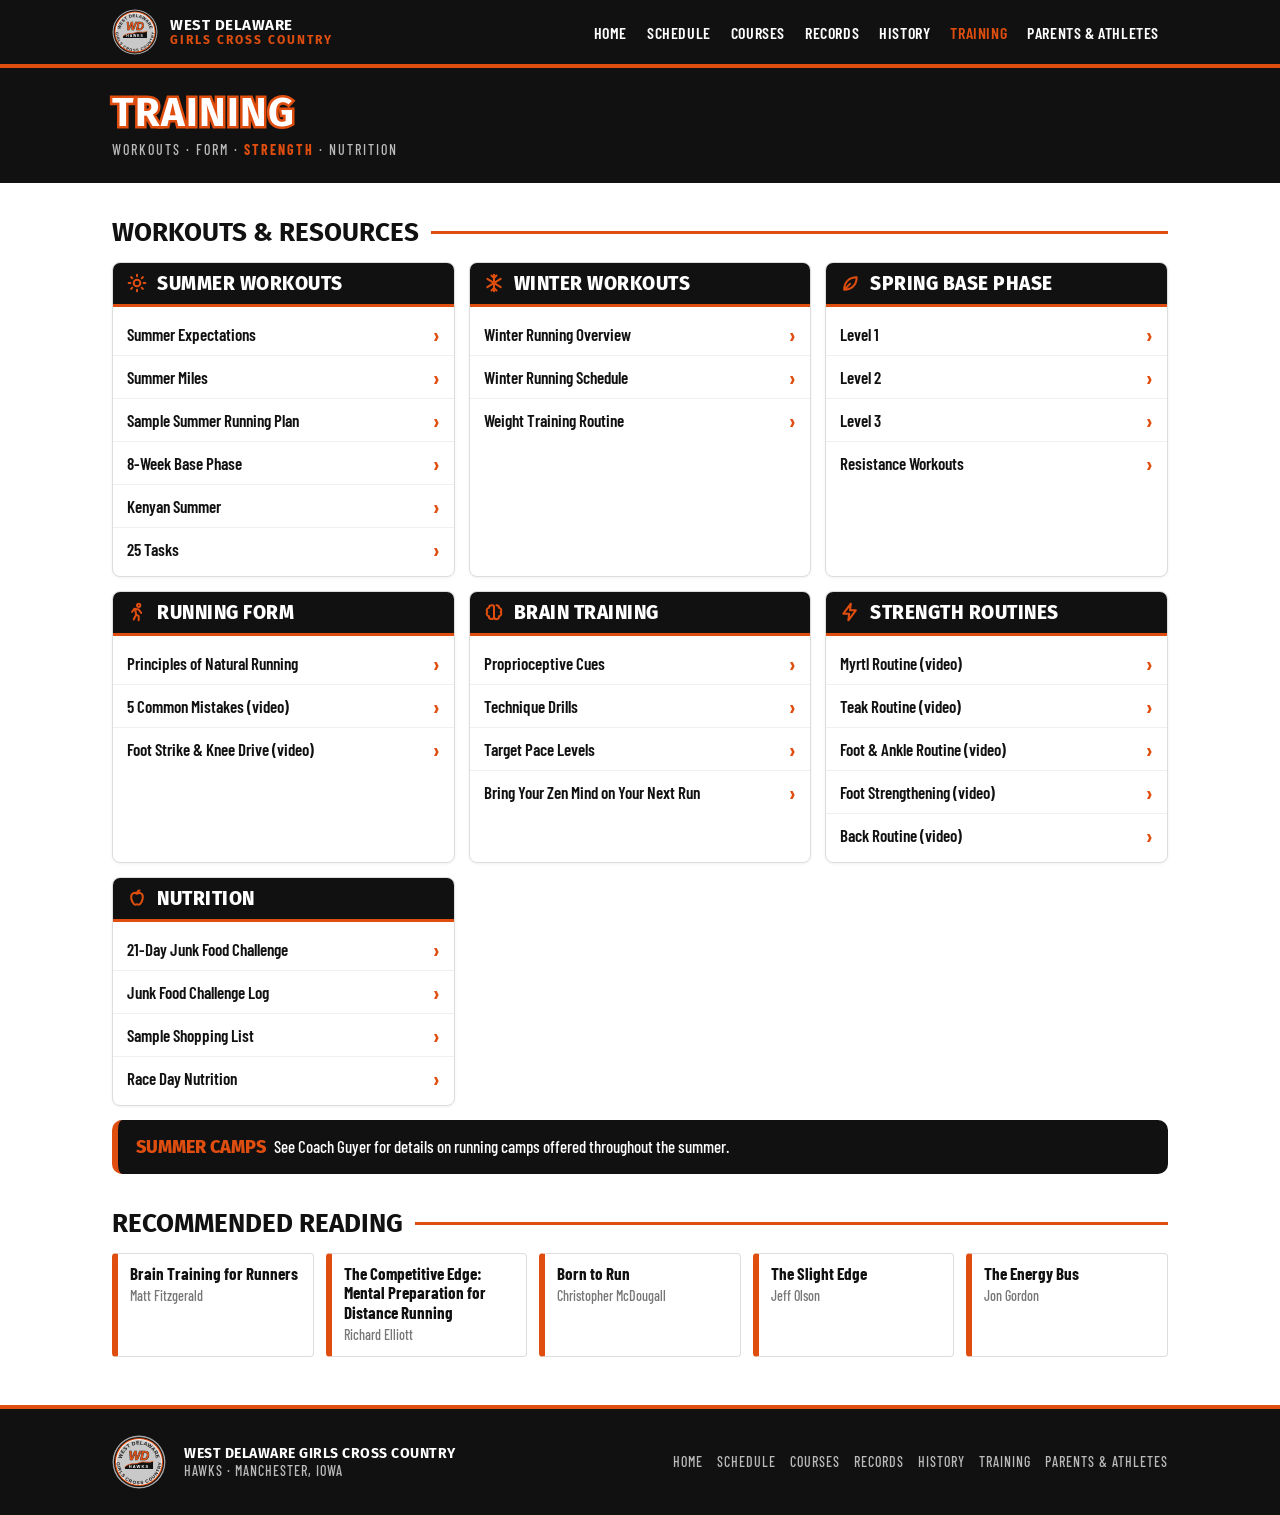
<file: training.html>
<!doctype html>
<html lang="en">
<head>
<meta charset="utf-8">
<meta name="viewport" content="width=device-width,initial-scale=1">
<title>Training · West Delaware Girls Cross Country</title>
<meta name="description" content="Summer, winter and spring workouts, running form, strength routines and nutrition for West Delaware girls cross country runners.">
<meta name="theme-color" content="#111111">
<link rel="icon" href="img/logo.svg" type="image/svg+xml">
<link rel="preconnect" href="https://fonts.googleapis.com"><link rel="preconnect" href="https://fonts.gstatic.com" crossorigin>
<link href="https://fonts.googleapis.com/css2?family=Fira+Sans:ital,wght@0,700;0,800;1,900&family=Barlow+Condensed:wght@500;600;700&family=Barlow:wght@400;500;600&display=swap" rel="stylesheet">
<link rel="stylesheet" href="css/site.css">
<style>
.grp{display:grid;grid-template-columns:repeat(auto-fill,minmax(300px,1fr));gap:14px}
.gb{border:1px solid var(--line);border-radius:8px;overflow:hidden;background:#fff;box-shadow:0 1px 3px rgba(0,0,0,.06)}
.gb h3{margin:0;background:var(--k);color:#fff;border-bottom:3px solid var(--o);font:800 19px var(--f-head);text-transform:uppercase;letter-spacing:.5px;padding:9px 14px;display:flex;align-items:center;gap:10px}
.gb h3 svg{flex:none;color:var(--o)}
.gb ul{list-style:none;margin:0;padding:6px 0}
.gb li a{display:flex;align-items:center;justify-content:space-between;gap:10px;padding:8px 14px;color:var(--ink);text-decoration:none;font:600 17px/1.2 var(--f-cond);border-bottom:1px solid #f0f0f0}
.gb li:last-child a{border-bottom:0}
.gb li a:after{content:"›";color:var(--o);font:700 22px var(--f-cond)}
.gb li a:hover{background:var(--tint);color:var(--o-dk)}
.bk{display:grid;grid-template-columns:repeat(auto-fill,minmax(200px,1fr));gap:12px}
.bo{border:1px solid var(--line);border-left:6px solid var(--o);border-radius:4px;padding:10px 12px;background:#fff}
.bo b{display:block;font:700 17px/1.15 var(--f-cond)}
.bo span{font:500 14px var(--f-cond);color:#777}
.camp{margin-top:14px;background:var(--k);color:#fff;border-radius:10px;padding:16px 18px;font:500 17px var(--f-cond);border-left:6px solid var(--o)}
.camp b{color:var(--o);font:800 18px var(--f-head);text-transform:uppercase;margin-right:8px}
</style>
</head>
<body>
<header class="top" id="top"></header>
<div class="tk" id="tk"></div>
<div class="hdr"><div class="wrap"><h1>Training</h1><p>Workouts · Form · <b>Strength</b> · Nutrition</p></div></div>

<main class="wrap">
<div class="sec">Workouts &amp; Resources</div>
<div class="grp" id="grp"></div>
<div class="camp" id="camp"></div>
<div class="sec">Recommended Reading</div>
<div class="bk" id="bk"></div>
</main>
<footer class="foot" id="foot"></footer>

<script src="js/data.js"></script>
<script src="js/site.js"></script>
<script>
const ICON={
 sun:'<svg width="20" height="20" viewBox="0 0 24 24" fill="none" stroke="currentColor" stroke-width="2.4" stroke-linecap="round"><circle cx="12" cy="12" r="4"/><path d="M12 2v2M12 20v2M4.9 4.9l1.4 1.4M17.7 17.7l1.4 1.4M2 12h2M20 12h2M4.9 19.1l1.4-1.4M17.7 6.3l1.4-1.4"/></svg>',
 snow:'<svg width="20" height="20" viewBox="0 0 24 24" fill="none" stroke="currentColor" stroke-width="2.4" stroke-linecap="round"><path d="M12 2v20M4 7l16 10M20 7L4 17M9 3l3 3 3-3M9 21l3-3 3 3"/></svg>',
 leaf:'<svg width="20" height="20" viewBox="0 0 24 24" fill="none" stroke="currentColor" stroke-width="2.4" stroke-linecap="round" stroke-linejoin="round"><path d="M5 20c0-9 6-15 15-15 0 9-6 15-15 15zM5 20l7-7"/></svg>',
 run:'<svg width="20" height="20" viewBox="0 0 24 24" fill="none" stroke="currentColor" stroke-width="2.4" stroke-linecap="round" stroke-linejoin="round"><circle cx="14" cy="4" r="2"/><path d="M8 21l3-6 3 2v5M6 12l3-4 5 1 3 4M11 15l-1-5"/></svg>',
 brain:'<svg width="20" height="20" viewBox="0 0 24 24" fill="none" stroke="currentColor" stroke-width="2.4" stroke-linecap="round" stroke-linejoin="round"><path d="M9 4a3 3 0 00-3 3 3 3 0 00-2 5 3 3 0 002 5 3 3 0 006 1V5a3 3 0 00-3-1zM15 4a3 3 0 013 3 3 3 0 012 5 3 3 0 01-2 5 3 3 0 01-6 1"/></svg>',
 bolt:'<svg width="20" height="20" viewBox="0 0 24 24" fill="none" stroke="currentColor" stroke-width="2.4" stroke-linejoin="round"><path d="M13 2L4 14h7l-1 8 9-12h-7z"/></svg>',
 apple:'<svg width="20" height="20" viewBox="0 0 24 24" fill="none" stroke="currentColor" stroke-width="2.4" stroke-linecap="round" stroke-linejoin="round"><path d="M12 7c-2-2-7-1.5-7 4 0 4 3 9 5 9 1 0 1.5-.5 2-.5s1 .5 2 .5c2 0 5-5 5-9 0-5.5-5-6-7-4zM12 7c0-2 1-4 3-4"/></svg>'};
function groups(list,icons){return list.map(g=>'<div class="gb"><h3>'+(icons&&ICON[g.icon]||'')+esc(g.group)+'</h3><ul>'+g.items.map(([t,u])=>'<li><a href="'+esc(u)+'"'+ext(u)+'>'+esc(t)+'</a></li>').join('')+'</ul></div>').join('')}
document.getElementById('grp').innerHTML=groups(XC.TRAINING,true);
document.getElementById('camp').innerHTML='<b>Summer Camps</b>'+esc(XC.CAMPS);
document.getElementById('bk').innerHTML=XC.BOOKS.map(([t,a])=>'<div class="bo"><b>'+esc(t)+'</b><span>'+esc(a)+'</span></div>').join('');
</script>
</body>
</html>
</file>
<file: css/site.css>
/* West Delaware Girls Cross Country — shared styles
   Brand: Orange #E04E0F · Black #111 · Gray #A6A6A6 · White */
:root{
  --o:#E04E0F;--o-dk:#c24009;--k:#111;--g:#A6A6A6;--lg:#F2F2F2;--w:#fff;
  --ink:#111;--muted:#666;--line:#ddd;--tint:#FFF3EC;
  --max:1100px;--gut:22px;
  --f-head:'Fira Sans',Arial,sans-serif;
  --f-cond:'Barlow Condensed',Arial,sans-serif;
  --f-body:Barlow,Arial,sans-serif;
}
*{box-sizing:border-box}
html{-webkit-text-size-adjust:100%}
body{margin:0;background:#fff;color:var(--ink);font-family:var(--f-body);font-size:16px;line-height:1.45}
img{max-width:100%}
a{color:var(--o)}
.wrap{max-width:var(--max);margin:0 auto;padding:0 var(--gut)}
.msg{padding:28px;text-align:center;font-family:var(--f-cond);color:#777;font-size:16px}
.msg button{margin-left:6px;background:var(--o);color:#fff;border:0;border-radius:3px;padding:6px 12px;font:700 13px var(--f-cond);letter-spacing:1px;text-transform:uppercase;cursor:pointer}
.sr{position:absolute;width:1px;height:1px;overflow:hidden;clip:rect(0 0 0 0)}

/* ---------- top bar + nav ---------- */
.top{background:var(--k);position:sticky;top:0;z-index:40;border-bottom:4px solid var(--o)}
.top .wrap{display:flex;align-items:center;gap:14px;height:64px}
.brand{display:flex;align-items:center;gap:12px;text-decoration:none;color:#fff;flex:none}
.brand img{width:46px;height:46px;border-radius:50%}
.brand span{font:700 15px/1.05 var(--f-head);text-transform:uppercase;letter-spacing:.5px}
.brand span b{display:block;color:var(--o);font-size:12px;letter-spacing:2px}
.nav{margin-left:auto;display:flex;gap:2px}
.nav a{color:#fff;text-decoration:none;font:600 16px var(--f-cond);letter-spacing:.6px;text-transform:uppercase;padding:8px 9px;border-radius:3px;white-space:nowrap}
.nav a:hover{background:#2a2a2a}
.nav a[aria-current=page]{color:var(--o)}
.menu{display:none;margin-left:auto;background:none;border:0;color:#fff;padding:8px;cursor:pointer}
.menu svg{display:block}
@media(max-width:1000px){
  .menu{display:block}
  .nav{display:none;position:absolute;left:0;right:0;top:68px;background:var(--k);flex-direction:column;padding:6px 0 12px;border-bottom:4px solid var(--o);box-shadow:0 10px 20px rgba(0,0,0,.3)}
  .nav.open{display:flex}
  .nav a{padding:12px var(--gut);font-size:19px;border-radius:0}
}

/* ---------- page title bar ---------- */
.hdr{background:var(--k);color:#fff;padding:22px 0 24px}
.hdr h1{margin:0;font:700 40px/46px var(--f-head);letter-spacing:1px;text-transform:uppercase;color:#fff;-webkit-text-stroke:5px var(--o);paint-order:stroke fill}
.hdr p{margin:6px 0 0;font:500 14px/1.2 var(--f-cond);letter-spacing:2px;text-transform:uppercase;color:#bbb}
.hdr p b{color:var(--o)}
@media(max-width:640px){.hdr{padding:16px 0 18px}.hdr h1{font-size:28px;line-height:33px;-webkit-text-stroke:4px var(--o)}.hdr p{font-size:12px}}

/* ---------- section headings ---------- */
.sec{font:700 26px var(--f-head);text-transform:uppercase;margin:34px 0 14px;display:flex;align-items:center;gap:12px}
.sec:after{content:"";flex:1;height:3px;background:var(--o)}
.sec small{font:600 18px var(--f-cond);color:var(--muted);text-transform:none}
.sec a{order:2;font:700 14px var(--f-cond);letter-spacing:1px;text-decoration:none;white-space:nowrap}
@media(max-width:640px){.sec{font-size:21px;margin:26px 0 12px}}

/* ---------- buttons ---------- */
.btn{display:inline-block;font:800 18px var(--f-head);text-transform:uppercase;letter-spacing:1px;color:#fff;background:var(--o);border-radius:6px;text-decoration:none;padding:14px 28px;box-shadow:0 2px 6px rgba(0,0,0,.25);border:0;cursor:pointer}
.btn:hover{background:var(--o-dk)}
.btn.big{font-size:24px;padding:18px 44px}
.btn.ghost{background:#fff;color:var(--o);border:2px solid var(--o);box-shadow:none}
.btn.ghost:hover{background:var(--o);color:#fff}
@media(max-width:640px){.btn.big{font-size:20px;padding:16px 30px}}

/* ---------- small link chips (GoBound / Directions) ---------- */
.lk{display:flex;gap:8px;flex-wrap:wrap;margin-top:8px}
.lk a{display:inline-block;border:2px solid var(--o);color:var(--o);background:#fff;font:700 13px var(--f-cond);letter-spacing:1px;text-transform:uppercase;padding:3px 10px;border-radius:3px;text-decoration:none}
.lk a:hover{background:var(--o);color:#fff}
.tag{display:inline-block;background:var(--o);color:#fff;font:700 12px var(--f-cond);padding:0 6px;border-radius:2px;margin-right:4px;letter-spacing:.5px}

/* ---------- news ticker ---------- */
.tk{display:none;align-items:stretch;background:var(--k);color:#fff;height:46px;overflow:hidden;font-family:var(--f-cond);text-transform:uppercase;border-bottom:1px solid #333}
.tk.on{display:flex}
.tk .lbl{flex:none;display:flex;align-items:center;padding:0 16px;background:var(--o);font:700 15px var(--f-head);letter-spacing:1px;position:relative;z-index:2}
.tk .lbl:after{content:"";position:absolute;right:-12px;top:0;border-left:12px solid var(--o);border-top:23px solid transparent;border-bottom:23px solid transparent}
.tk .vp{flex:1;overflow:hidden;position:relative;display:flex;align-items:center;-webkit-mask:linear-gradient(90deg,transparent 0,#000 24px,#000 calc(100% - 24px),transparent);mask:linear-gradient(90deg,transparent 0,#000 24px,#000 calc(100% - 24px),transparent)}
.tk .track{display:flex;white-space:nowrap;will-change:transform;animation:tkmv var(--d,40s) linear infinite}
.tk .vp:hover .track,.tk .vp.hold .track{animation-play-state:paused}
@keyframes tkmv{from{transform:translateX(0)}to{transform:translateX(-50%)}}
.tk .it{display:inline-flex;align-items:center;gap:10px;padding:0 26px;font-size:18px;font-weight:600;letter-spacing:.8px}
.tk .it:after{content:"";width:6px;height:6px;background:var(--o);transform:rotate(45deg);margin-left:26px}
.tk .tg{font:700 11px var(--f-head);letter-spacing:1.2px;color:var(--o);border:1.5px solid var(--o);border-radius:3px;padding:2px 6px;line-height:1}
.tk .fade .track{animation:none;transform:none;width:100%}
.tk .fade .it{position:absolute;inset:0;justify-content:center;opacity:0;transition:opacity .6s;white-space:normal;text-align:center;font-size:15px;line-height:1.15;padding:0 14px}
.tk .fade .it:after{display:none}
.tk .fade .it.cur{opacity:1}
@media(max-width:640px){.tk{height:auto;min-height:52px}.tk .lbl{font-size:12px;padding:0 10px}.tk .lbl:after{border-top-width:26px;border-bottom-width:26px}}

/* ---------- footer ---------- */
.foot{background:var(--k);color:#bbb;margin-top:48px;border-top:4px solid var(--o);padding:26px 0;font:500 14px var(--f-cond);letter-spacing:1px;text-transform:uppercase}
.foot .wrap{display:flex;gap:18px;align-items:center;flex-wrap:wrap}
.foot img{width:54px;height:54px;border-radius:50%}
.foot b{color:#fff;font-family:var(--f-head);letter-spacing:.5px}
.foot nav{margin-left:auto;display:flex;gap:14px;flex-wrap:wrap}
.foot nav a{color:#bbb;text-decoration:none}
.foot nav a:hover{color:var(--o)}
.note-live{font:500 13px var(--f-cond);color:#777;letter-spacing:1px;text-transform:uppercase;text-align:center;margin-top:18px}

/* ---------- cross country additions ---------- */
.tag.hm{background:var(--k);color:#fff}
.empty{border:2px dashed var(--line);border-radius:10px;padding:26px 20px;text-align:center;font:500 17px var(--f-cond);color:#666;letter-spacing:.3px}
.empty b{display:block;font:800 22px var(--f-head);text-transform:uppercase;color:var(--k);margin-bottom:4px}
</file>
